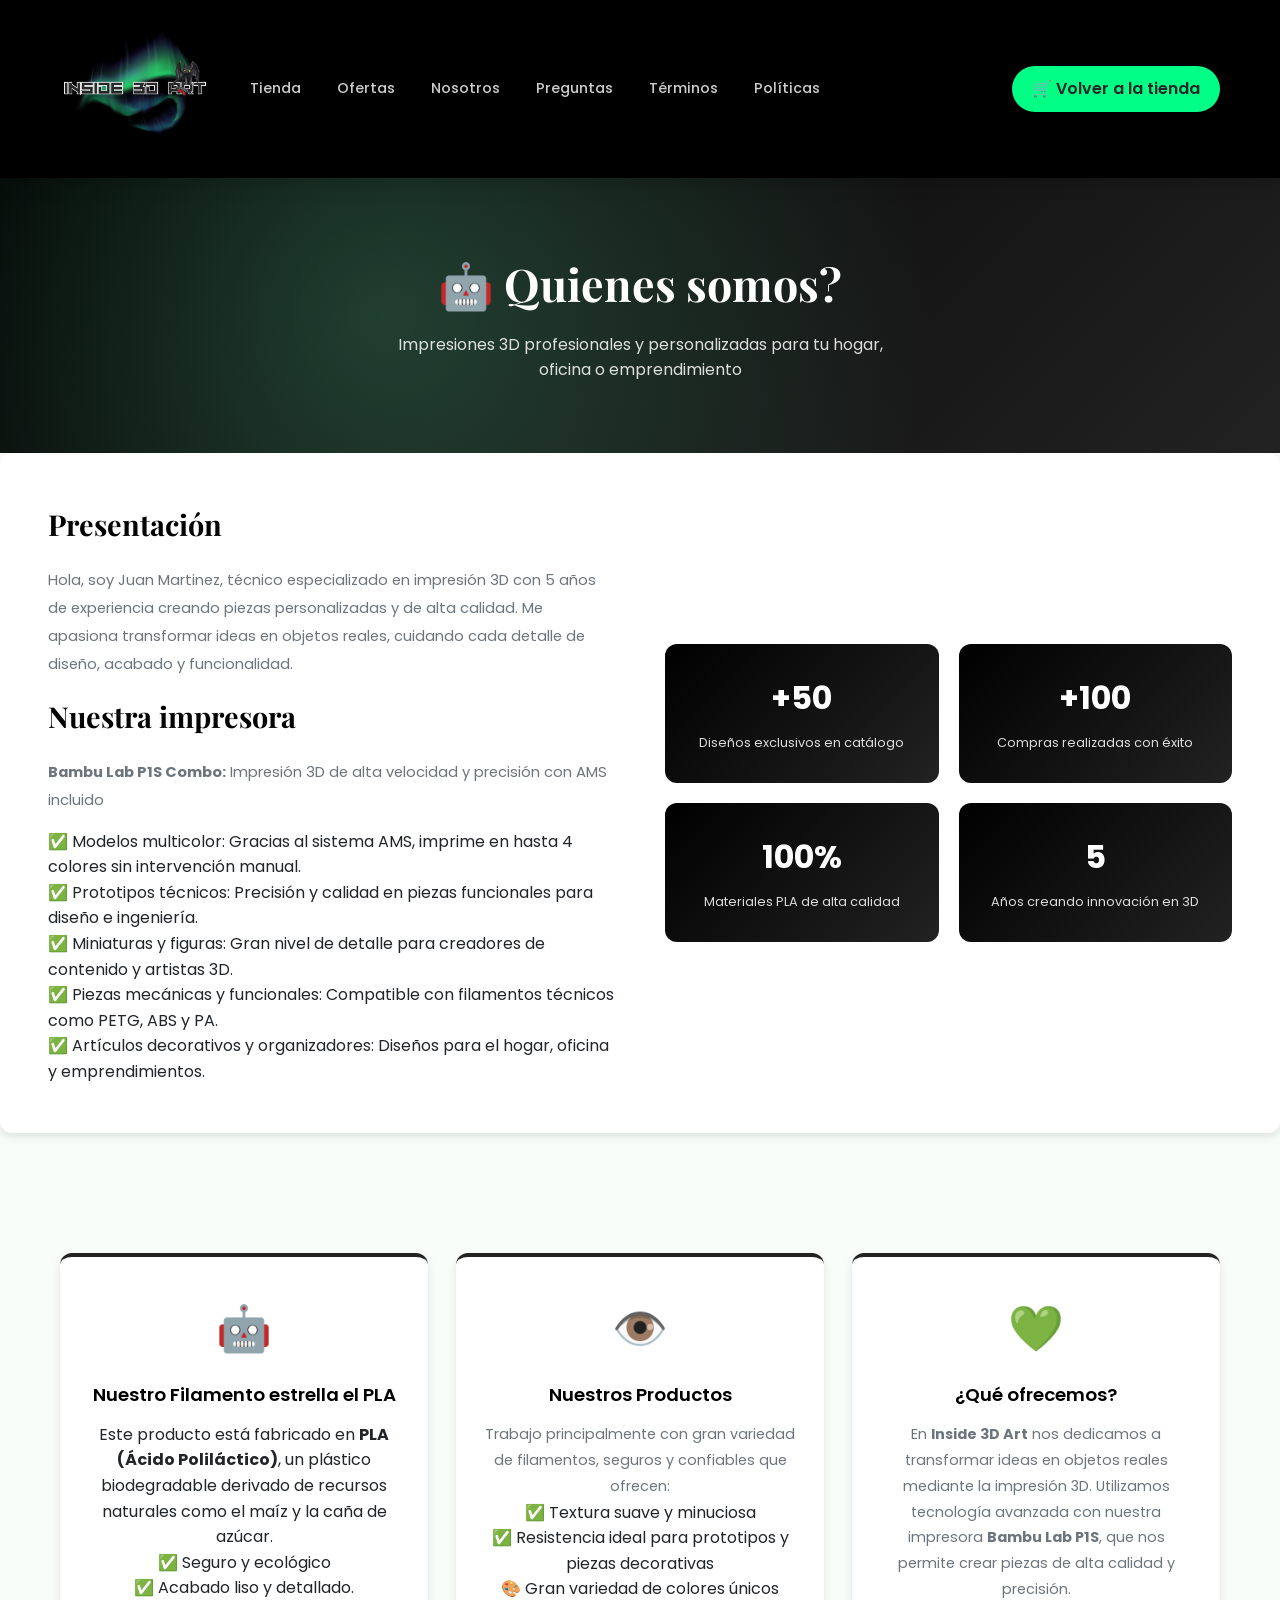
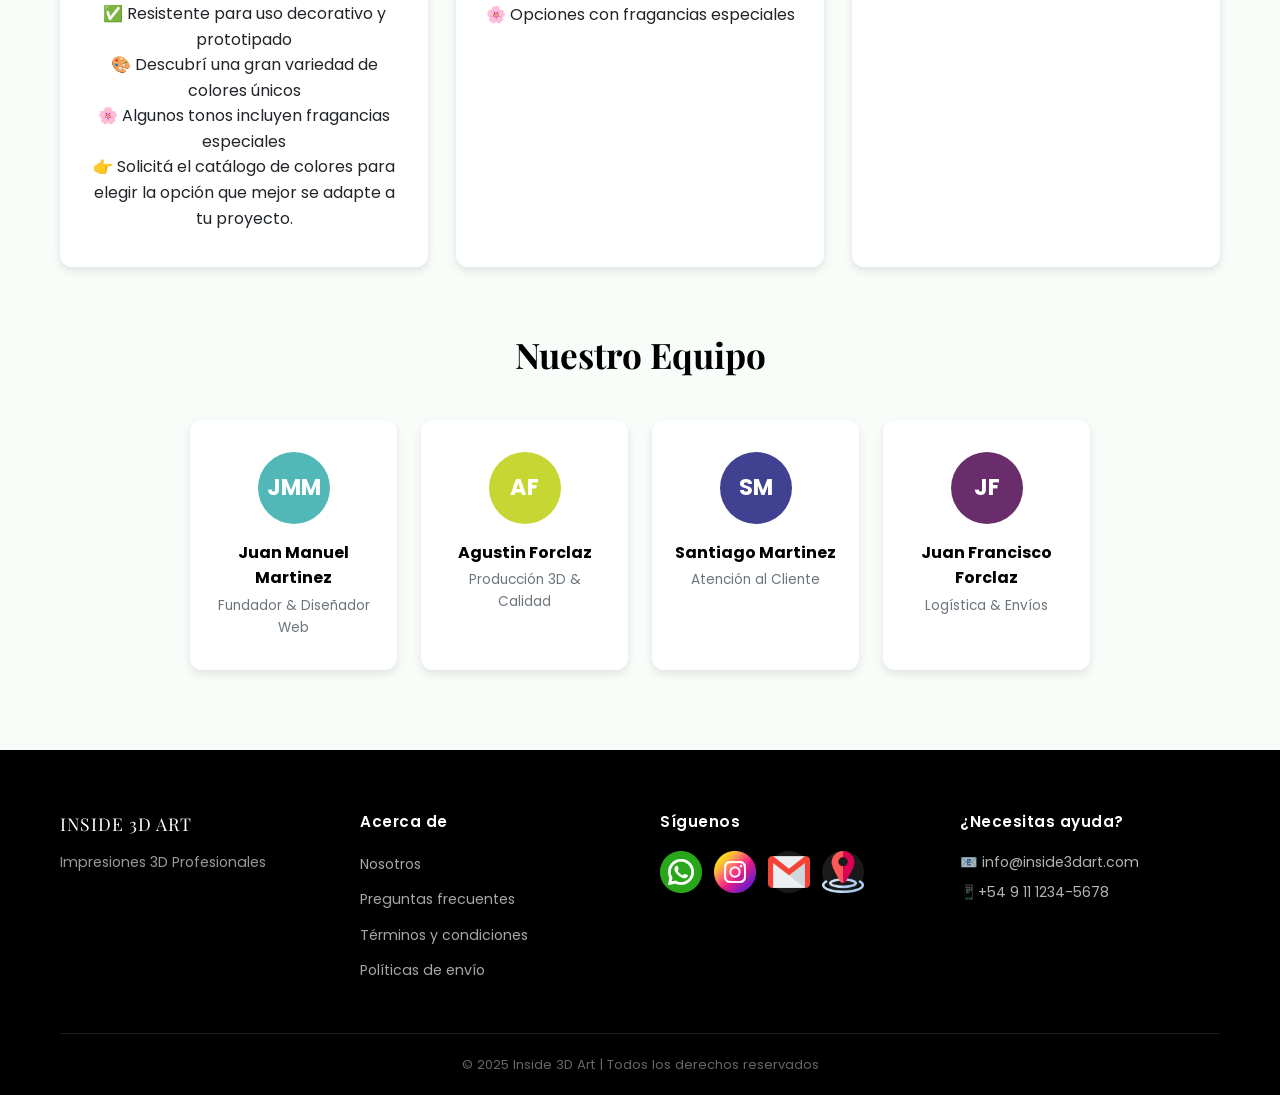
<file: pages/nosotros.html>
<!DOCTYPE html>
<html lang="es">

<head>
  <meta charset="UTF-8">
  <meta name="viewport" content="width=device-width, initial-scale=1.0">
  <title>Inside 3D Art - Sobre Nosotros</title>
  <link rel="stylesheet" href="../css/styles.css">
  <link rel="stylesheet" href="../css/pages.css">
  <link rel="preconnect" href="https://fonts.googleapis.com">
  <link
    href="https://fonts.googleapis.com/css2?family=Poppins:wght@300;400;500;600;700&family=Playfair+Display:wght@700&display=swap"
    rel="stylesheet">
</head>

<body>
  <header class="header">
    <div class="container">
      <div class="header-content">
        <span class="logo-icon"><a href="../index.html"><img src="../img/logo-Inside.png" class="img-fluid logo"
              alt="Logo Inside 3D Art"></a></span>
        <nav class="nav">
          <a href="../index.html#productos" class="nav-link">Tienda</a>
          <a href="../index.html#ofertas" class="nav-link">Ofertas</a>
          <a href="./nosotros.html" class="nav-link">Nosotros</a>
          <a href="./preguntas.html" class="nav-link">Preguntas</a>
<a href="./terminos.html" class="nav-link">Términos</a>
<a href="./politicas.html" class="nav-link">Políticas</a>
        </nav>
        <div class="header-right">
          <a href="../index.html" class="cart-btn">🛒 Volver a la tienda</a>
        </div>
      </div>
    </div>
  </header>

  <section class="page-hero">
    <div class="page-hero-content">
      <h1>🤖 Quienes somos?</h1>
      <p>Impresiones 3D profesionales y personalizadas para tu hogar, oficina o emprendimiento</p>
    </div>
  </section>
  <div class="about-story">
    <div class="story-text">
      <h2>Presentación</h2>
      <p>Hola, soy Juan Martinez, técnico especializado en impresión 3D con 5 años de experiencia creando
        piezas personalizadas y de alta calidad. Me apasiona transformar ideas en objetos
        reales, cuidando cada detalle de diseño, acabado y funcionalidad.</p>
      <div class="about-text">
        <h2 class="about-title">Nuestra impresora</h5>
          <p>
            <strong>Bambu Lab P1S Combo:</strong> Impresión 3D de alta velocidad y precisión con AMS
            incluido
          </p>
          <ul>
            <li>✅ Modelos multicolor: Gracias al sistema AMS, imprime en hasta 4 colores sin
              intervención manual.</li>
            <li>✅ Prototipos técnicos: Precisión y calidad en piezas funcionales para diseño e
              ingeniería.</li>
            <li>✅ Miniaturas y figuras: Gran nivel de detalle para creadores de contenido y artistas
              3D.</li>
            <li>✅ Piezas mecánicas y funcionales: Compatible con filamentos técnicos como PETG, ABS
              y PA.</li>
            <li>✅ Artículos decorativos y organizadores: Diseños para el hogar, oficina y
              emprendimientos.</li>
          </ul>
      </div>
    </div>
    <div class="story-stats">
      <div class="stat-item">
        <span class="stat-number">+50</span>
        <span class="stat-label">Diseños exclusivos en catálogo</span>
      </div>
      <div class="stat-item">
        <span class="stat-number">+100</span>
        <span class="stat-label">Compras realizadas con éxito</span>
      </div>
      <div class="stat-item">
        <span class="stat-number">100%</span>
        <span class="stat-label">Materiales PLA de alta calidad</span>
      </div>
      <div class="stat-item">
        <span class="stat-number">5</span>
        <span class="stat-label">Años creando innovación en 3D</span>
      </div>
    </div>
  </div>

  <main class="page-main">
    <div class="container">
      <div class="about-grid">
        <div class="about-card">
          <div class="about-icon">🤖​​</div>
          <h3>Nuestro Filamento estrella el PLA</h3>
          <ul>
            <li>Este producto está fabricado en <strong>PLA (Ácido Poliláctico)</strong>, un
              plástico biodegradable derivado de recursos naturales como el maíz y la caña de
              azúcar.
            </li>
            <li>✅ Seguro y ecológico</li>
            <li>✅ Acabado liso y detallado.</li>
            <li>✅ Resistente para uso decorativo y prototipado</li>
            <li>🎨 Descubrí una gran variedad de colores únicos</li>
            <li>🌸 Algunos tonos incluyen fragancias especiales</li>
            <li>👉 Solicitá el catálogo de colores para elegir la opción que mejor se adapte a tu
              proyecto.</li>
          </ul>
        </div>
        <div class="about-card">
          <div class="about-icon">👁️</div>
          <h3>Nuestros Productos </h3>
          <p>Trabajo principalmente con gran variedad de filamentos, seguros y confiables que ofrecen:
          </p>
          <ul>
            <li>✅ Textura suave y minuciosa</li>
            <li>✅ Resistencia ideal para prototipos y piezas decorativas</li>
            <li>🎨 Gran variedad de colores únicos</li>
            <li>🌸 Opciones con fragancias especiales</li>
          </ul>

        </div>
        <div class="about-card">
          <div class="about-icon">💚</div>
          <h3>¿Qué ofrecemos?</h3>
          <p> En <strong>Inside 3D Art</strong> nos dedicamos a transformar ideas en
            objetos reales
            mediante la impresión 3D. Utilizamos tecnología avanzada con nuestra
            impresora <strong>Bambu Lab P1S</strong>, que nos permite crear piezas de alta calidad
            y precisión.</p>
        </div>
      </div>

      <div class="team-section">
        <h2 class="section-title">Nuestro Equipo</h2>
        <div class="team-grid">
          <div class="team-card">
            <div class="team-avatar" style="background:#52b7b7">JMM</div>
            <h4>Juan Manuel Martinez</h4>
            <p>Fundador & Diseñador Web</p>
          </div>
          <div class="team-card">
            <div class="team-avatar" style="background:#c6d633">AF</div>
            <h4>Agustin Forclaz</h4>
            <p>Producción 3D & Calidad</p>
          </div>
          <div class="team-card">
            <div class="team-avatar" style="background:#404191">SM</div>
            <h4>Santiago Martinez</h4>
            <p>Atención al Cliente</p>
          </div>
          <div class="team-card">
            <div class="team-avatar" style="background:#682d6a">JF</div>
            <h4>Juan Francisco Forclaz</h4>
            <p>Logística & Envíos</p>
          </div>
        </div>
      </div>

    </div>
  </main>
  
  <!-- FOOTER -->
  <footer class="footer" id="contacto">
    <div class="container">
      <div class="footer-content">
        <div class="footer-section">
          <div class="footer-logo">
            <a href="./index.html"><span class="logo-text">INSIDE 3D ART</span></a>
          </div>
          <p class="footer-text">Impresiones 3D Profesionales</p>
        </div>

        <div class="footer-section">
          <h4 class="footer-title">Acerca de</h4>
          <ul class="footer-links">
            <li><a href="./nosotros.html">Nosotros</a></li>
            <li><a href="./preguntas.html">Preguntas frecuentes</a></li>
            <li><a href="./terminos.html">Términos y condiciones</a></li>
            <li><a href="./politicas.html">Políticas de envío</a></li>
          </ul>
        </div>

        <div class="footer-section">
          <h4 class="footer-title">Síguenos</h4>
          <div class="social-links">
            <a target="_blank" rel="noopener noreferrer" href="#whatsapp" class="social-link"><img
                src="../img/whatsapp.png" alt="whatsapp"></a>
            <a target="_blank" rel="noopener noreferrer" href="https://www.instagram.com/inside_3dart/"
              class="social-link"><img src="../img/instagram.png" alt="Instagram"></a>
            <a target="_blank" rel="noopener noreferrer" href="#gmail" class="social-link"><img src="../img/gmail.png"
                alt="gmail"></a>
            <a target="_blank" rel="noopener noreferrer"
              href="https://www.google.com/maps/place/Flia+Gorosito/@-34.4680937,-58.5873232,18z/data=!4m6!3m5!1s0x95bca5002e2d8071:0xc1463484783eb227!8m2!3d-34.4670015!4d-58.589951!16s%2Fg%2F11z306mf9k?entry=ttu&g_ep=EgoyMDI2MDUwMi4wIKXMDSoASAFQAw%3D%3D"
              class="social-link"><img src="../img/ubicacion.png" alt="Ubicacion"></a>
          </div>
        </div>

        <div class="footer-section">
          <h4 class="footer-title">¿Necesitas ayuda?</h4>
          <p class="footer-contact">📧 <a href="/cdn-cgi/l/email-protection" class="__cf_email__"
              data-cfemail="45262a3737202a052a3722242b2c266b262a28">info@inside3dart.com</a></p>
          <p class="footer-contact">📱+54 9 11 1234-5678</p>
        </div>
      </div>

      <div class="footer-bottom">
        <p>© 2025 Inside 3D Art | Todos los derechos reservados</p>
      </div>
    </div>
  </footer>
</body>

</html>
</file>
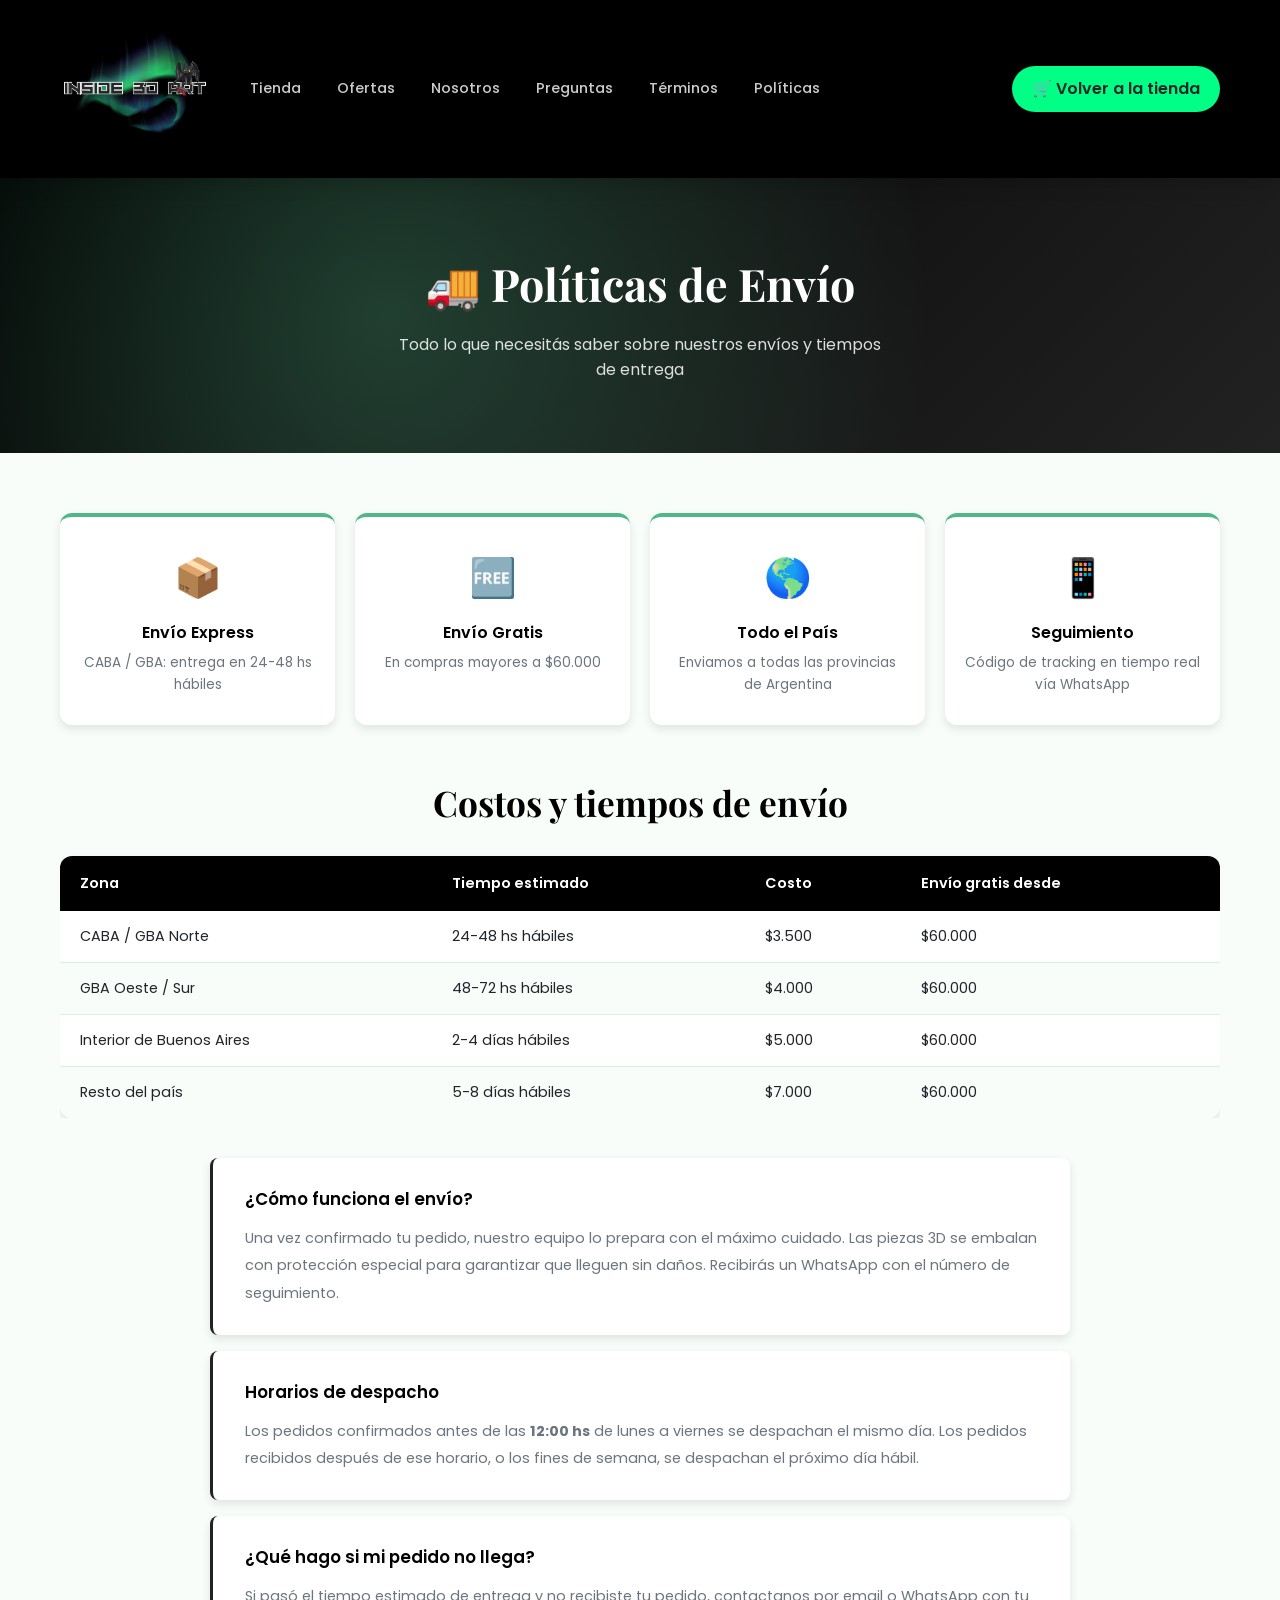
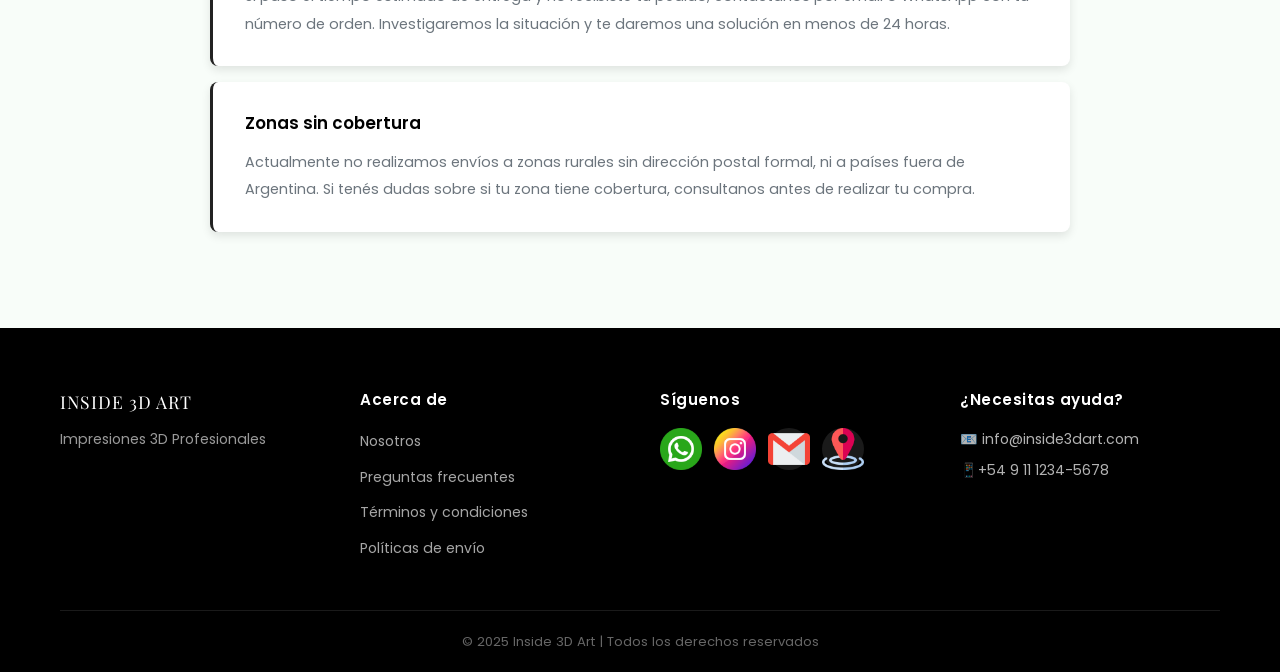
<file: pages/politicas.html>
<!DOCTYPE html>
<html lang="es">

<head>
  <meta charset="UTF-8">
  <meta name="viewport" content="width=device-width, initial-scale=1.0">
  <title>Políticas de Envío - Inside 3D Art</title>
  <link rel="stylesheet" href="../css/styles.css">
  <link rel="stylesheet" href="../css/pages.css">
  <link rel="preconnect" href="https://fonts.googleapis.com">
  <link
    href="https://fonts.googleapis.com/css2?family=Poppins:wght@300;400;500;600;700&family=Playfair+Display:wght@700&display=swap"
    rel="stylesheet">
</head>

<body>
  <header class="header">
    <div class="container">
      <div class="header-content">
        <span class="logo-icon"><a href="../index.html"><img src="../img/logo-Inside.png" class="img-fluid logo"
              alt="Logo Inside 3D Art"></a></span>
        <nav class="nav">
          <a href="../index.html#productos" class="nav-link">Tienda</a>
          <a href="../index.html#ofertas" class="nav-link">Ofertas</a>
          <a href="./nosotros.html" class="nav-link">Nosotros</a>
          <a href="./preguntas.html" class="nav-link">Preguntas</a>
          <a href="./terminos.html" class="nav-link">Términos</a>
          <a href="./politicas.html" class="nav-link">Políticas</a>
        </nav>
        <div class="header-right">
          <a href="../index.html" class="cart-btn">🛒 Volver a la tienda</a>
        </div>
      </div>
    </div>
  </header>

  <section class="page-hero">
    <div class="page-hero-content">
      <h1>🚚 Políticas de Envío</h1>
      <p>Todo lo que necesitás saber sobre nuestros envíos y tiempos de entrega</p>
    </div>
  </section>

  <main class="page-main">
    <div class="container">

      <div class="shipping-highlights">
        <div class="shipping-highlight-card">
          <div class="sh-icon">📦</div>
          <h3>Envío Express</h3>
          <p>CABA / GBA: entrega en 24-48 hs hábiles</p>
        </div>
        <div class="shipping-highlight-card">
          <div class="sh-icon">🆓</div>
          <h3>Envío Gratis</h3>
          <p>En compras mayores a $60.000</p>
        </div>
        <div class="shipping-highlight-card">
          <div class="sh-icon">🌎</div>
          <h3>Todo el País</h3>
          <p>Enviamos a todas las provincias de Argentina</p>
        </div>
        <div class="shipping-highlight-card">
          <div class="sh-icon">📱</div>
          <h3>Seguimiento</h3>
          <p>Código de tracking en tiempo real vía WhatsApp</p>
        </div>
      </div>

      <div class="shipping-table-wrap">
        <h2 class="section-title" style="margin-bottom:24px">Costos y tiempos de envío</h2>
        <table class="shipping-table">
          <thead>
            <tr>
              <th>Zona</th>
              <th>Tiempo estimado</th>
              <th>Costo</th>
              <th>Envío gratis desde</th>
            </tr>
          </thead>
          <tbody>
            <tr>
              <td>CABA / GBA Norte</td>
              <td>24-48 hs hábiles</td>
              <td>$3.500</td>
              <td>$60.000</td>
            </tr>
            <tr>
              <td>GBA Oeste / Sur</td>
              <td>48-72 hs hábiles</td>
              <td>$4.000</td>
              <td>$60.000</td>
            </tr>
            <tr>
              <td>Interior de Buenos Aires</td>
              <td>2-4 días hábiles</td>
              <td>$5.000</td>
              <td>$60.000</td>
            </tr>
            <tr>
              <td>Resto del país</td>
              <td>5-8 días hábiles</td>
              <td>$7.000</td>
              <td>$60.000</td>
            </tr>
          </tbody>
        </table>
      </div>

      <div class="legal-content" style="margin-top:40px">

        <div class="legal-section">
          <h2>¿Cómo funciona el envío?</h2>
          <p>Una vez confirmado tu pedido, nuestro equipo lo prepara con el máximo cuidado. Las piezas 3D se embalan con protección especial para garantizar que lleguen sin daños. Recibirás un WhatsApp con el número de seguimiento.</p>
        </div>

        <div class="legal-section">
          <h2>Horarios de despacho</h2>
          <p>Los pedidos confirmados antes de las <strong>12:00 hs</strong> de lunes a viernes se despachan el mismo
            día. Los pedidos recibidos después de ese horario, o los fines de semana, se despachan el próximo día hábil.
          </p>
        </div>

        <div class="legal-section">
          <h2>¿Qué hago si mi pedido no llega?</h2>
          <p>Si pasó el tiempo estimado de entrega y no recibiste tu pedido, contactanos por email o WhatsApp con tu
            número de orden. Investigaremos la situación y te daremos una solución en menos de 24 horas.</p>
        </div>

        <div class="legal-section">
          <h2>Zonas sin cobertura</h2>
          <p>Actualmente no realizamos envíos a zonas rurales sin dirección postal formal, ni a países fuera de
            Argentina. Si tenés dudas sobre si tu zona tiene cobertura, consultanos antes de realizar tu compra.</p>
        </div>

      </div>

    </div>
  </main>

  <!-- FOOTER -->
  <footer class="footer" id="contacto">
    <div class="container">
      <div class="footer-content">
        <div class="footer-section">
          <div class="footer-logo">
            <a href="./index.html"><span class="logo-text">INSIDE 3D ART</span></a>
          </div>
          <p class="footer-text">Impresiones 3D Profesionales</p>
        </div>

        <div class="footer-section">
          <h4 class="footer-title">Acerca de</h4>
          <ul class="footer-links">
            <li><a href="./nosotros.html">Nosotros</a></li>
            <li><a href="./preguntas.html">Preguntas frecuentes</a></li>
            <li><a href="./terminos.html">Términos y condiciones</a></li>
            <li><a href="./politicas.html">Políticas de envío</a></li>
          </ul>
        </div>

        <div class="footer-section">
          <h4 class="footer-title">Síguenos</h4>
          <div class="social-links">
            <a target="_blank" rel="noopener noreferrer" href="#whatsapp" class="social-link"><img
                src="../img/whatsapp.png" alt="whatsapp"></a>
            <a target="_blank" rel="noopener noreferrer" href="https://www.instagram.com/inside_3dart/"
              class="social-link"><img src="../img/instagram.png" alt="Instagram"></a>
            <a target="_blank" rel="noopener noreferrer" href="#gmail" class="social-link"><img src="../img/gmail.png"
                alt="gmail"></a>
            <a target="_blank" rel="noopener noreferrer"
              href="https://www.google.com/maps/place/Flia+Gorosito/@-34.4680937,-58.5873232,18z/data=!4m6!3m5!1s0x95bca5002e2d8071:0xc1463484783eb227!8m2!3d-34.4670015!4d-58.589951!16s%2Fg%2F11z306mf9k?entry=ttu&g_ep=EgoyMDI2MDUwMi4wIKXMDSoASAFQAw%3D%3D"
              class="social-link"><img src="../img/ubicacion.png" alt="Ubicacion"></a>
          </div>
        </div>

        <div class="footer-section">
          <h4 class="footer-title">¿Necesitas ayuda?</h4>
          <p class="footer-contact">📧 <a href="/cdn-cgi/l/email-protection" class="__cf_email__"
              data-cfemail="45262a3737202a052a3722242b2c266b262a28">info@inside3dart.com</a></p>
          <p class="footer-contact">📱+54 9 11 1234-5678</p>
        </div>
      </div>

      <div class="footer-bottom">
        <p>© 2025 Inside 3D Art | Todos los derechos reservados</p>
      </div>
    </div>
  </footer>
</body>

</html>
</file>
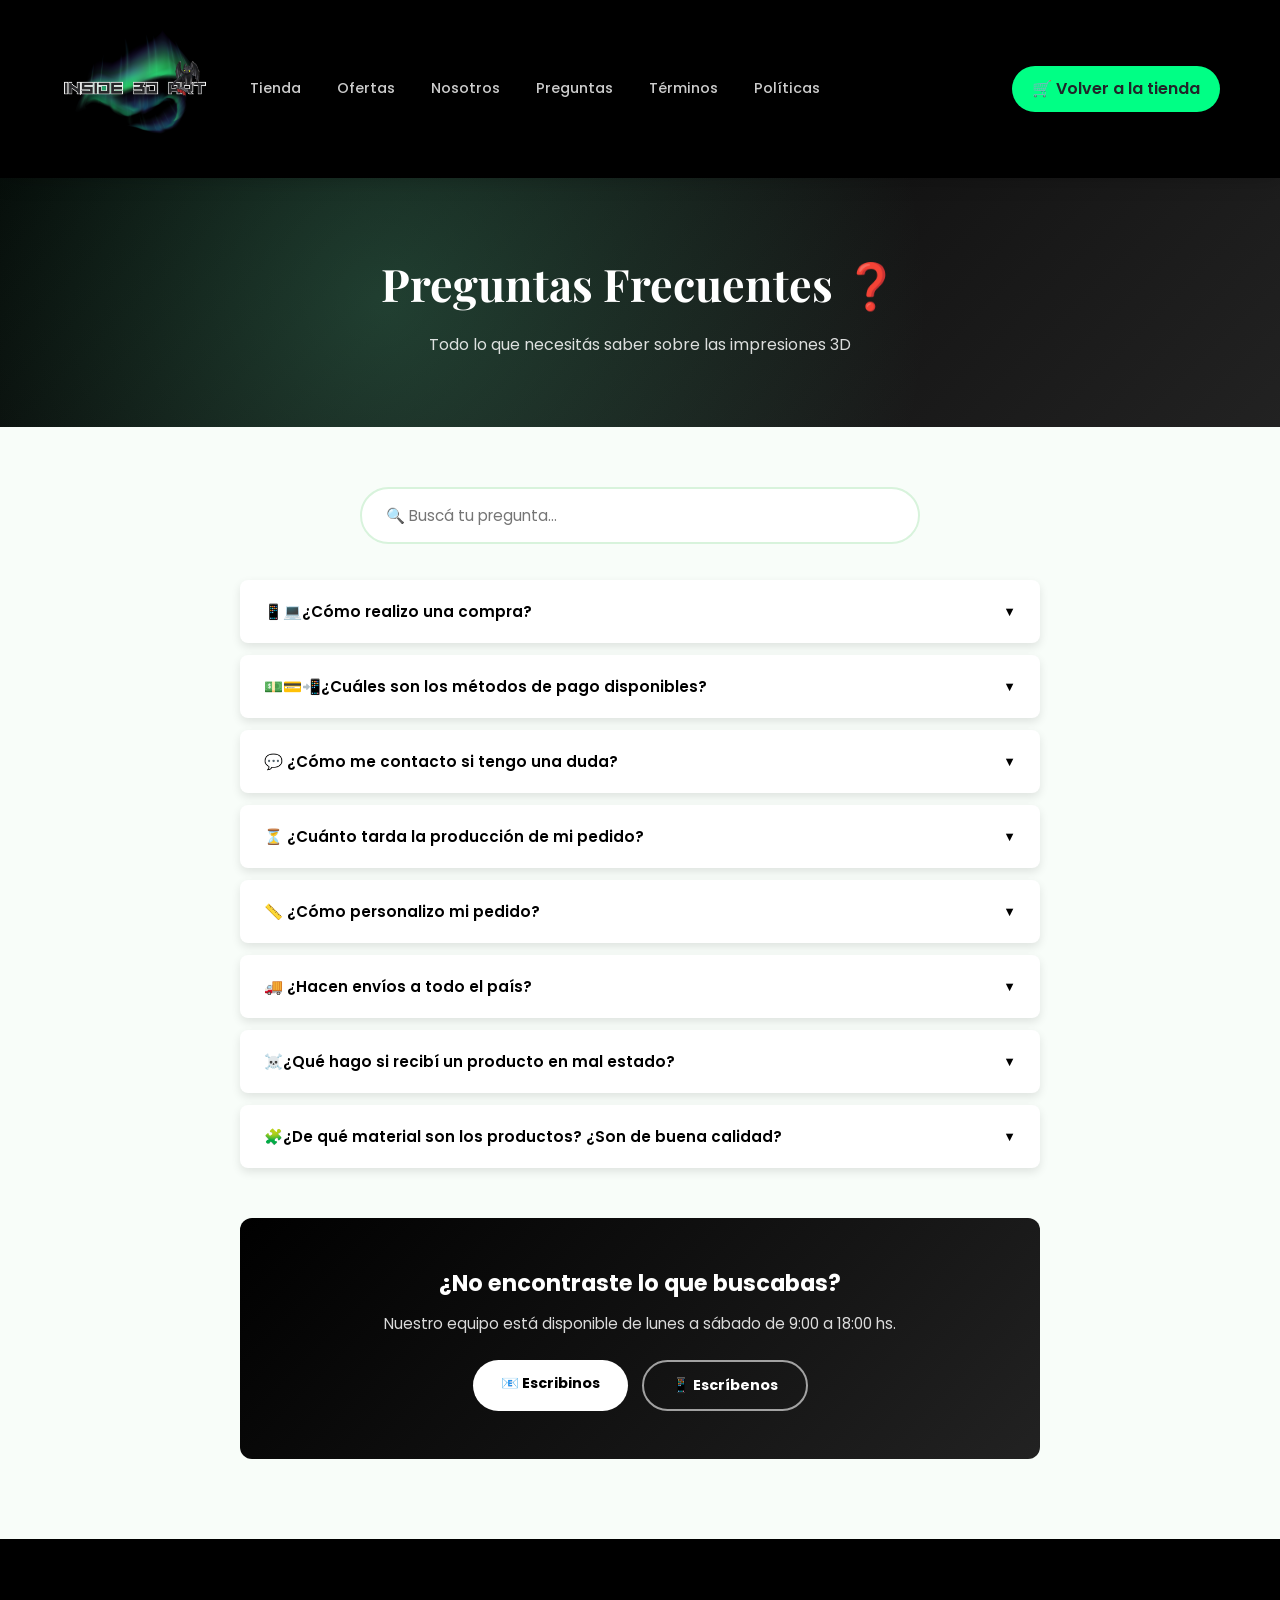
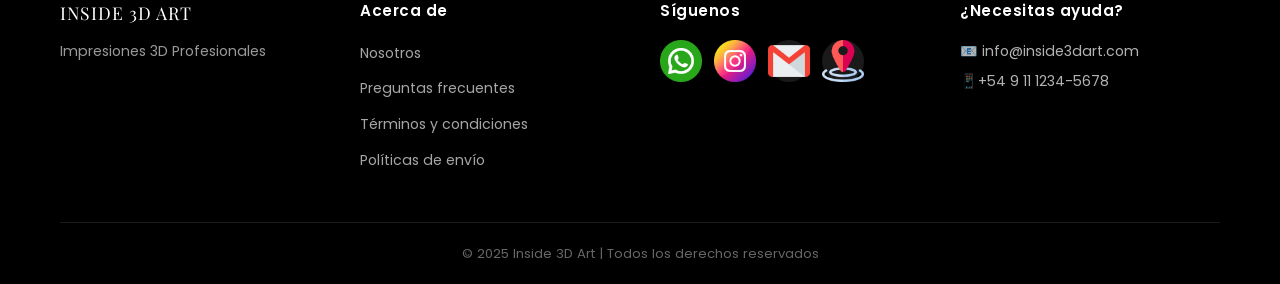
<file: pages/preguntas.html>
<!DOCTYPE html>
<html lang="es">

<head>
  <meta charset="UTF-8">
  <meta name="viewport" content="width=device-width, initial-scale=1.0">
  <title>Preguntas Frecuentes - Inside 3D Art</title>
  <link rel="stylesheet" href="../css/styles.css">
  <link rel="stylesheet" href="../css/pages.css">
  <link rel="preconnect" href="https://fonts.googleapis.com">
  <link
    href="https://fonts.googleapis.com/css2?family=Poppins:wght@300;400;500;600;700&family=Playfair+Display:wght@700&display=swap"
    rel="stylesheet">
</head>

<body>
  <header class="header">
    <div class="container">
      <div class="header-content">
        <span class="logo-icon"><a href="../index.html"><img src="../img/logo-Inside.png" class="img-fluid logo"
              alt="Logo Inside 3D Art"></a></span>
        <nav class="nav">
          <a href="../index.html#productos" class="nav-link">Tienda</a>
          <a href="../index.html#ofertas" class="nav-link">Ofertas</a>
          <a href="./nosotros.html" class="nav-link">Nosotros</a>
          <a href="./preguntas.html" class="nav-link">Preguntas</a>
<a href="./terminos.html" class="nav-link">Términos</a>
<a href="./politicas.html" class="nav-link">Políticas</a>
        </nav>
        <div class="header-right">
          <a href="../index.html" class="cart-btn">🛒 Volver a la tienda</a>
        </div>
      </div>
    </div>
  </header>

  <section class="page-hero">
    <div class="page-hero-content">
      <h1>Preguntas Frecuentes ❓</h1>
      <p>Todo lo que necesitás saber sobre las impresiones 3D</p>
    </div>
  </section>

  <main class="page-main">
    <div class="container">

      <div class="faq-search-wrap">
        <input type="text" id="faqSearch" class="faq-search" placeholder="🔍 Buscá tu pregunta...">
      </div>

      <div class="faq-list" id="faqList">

        <div class="faq-item">
          <button class="faq-question">📱​💻​¿Cómo realizo una compra? <span class="faq-arrow">▼</span></button>
          <div class="faq-answer">
            <p>Es muy sencillo: navegá por nuestra tienda, seleccioná los productos que querés, agregalos al carrito y
              hacé click en "Comprar ahora". Vas a ver un resumen completo de tu pedido antes de confirmar.</p>
          </div>
        </div>

        <div class="faq-item">
          <button class="faq-question">​​💵​💳​📲​¿Cuáles son los métodos de pago disponibles? <span
              class="faq-arrow">▼</span></button>
          <div class="faq-answer">
            <p>Aceptamos tarjetas de crédito y débito (Visa, Mastercard, American Express), transferencia bancaria,
              Mercado Pago y pago en efectivo a través de Pago Fácil o Rapipago.</p>
          </div>
        </div>

        <div class="faq-item">
          <button class="faq-question">💬 ¿Cómo me contacto si tengo una duda? <span class="faq-arrow">▼</span></button>
          <div class="faq-answer">
            <p>Podés escribirnos directamente por <strong>WhatsApp</strong>.
              Respondemos de forma personalizada para ayudarte antes y después de la compra.</p>
          </div>
        </div>

        <div class="faq-item">
          <button class="faq-question">⏳ ¿Cuánto tarda la producción de mi pedido?<span
              class="faq-arrow">▼</span></button>
          <div class="faq-answer">
            <p>El tiempo de producción puede variar entre <strong>3 y 15 días hábiles,</strong>según el producto y la
              demanda del
              momento. Si necesitás tu pedido con urgencia, podés escribirnos antes de comprar y te decimos qué tan
              rápido podría
              salir.</p>
          </div>
        </div>

        <div class="faq-item">
          <button class="faq-question">📏 ¿Cómo personalizo mi pedido?<span class="faq-arrow">▼</span></button>
          <div class="faq-answer">
            <p>Podés escribirnos por WhatsApp y enviarnos la foto de tu logo o imagen para que adaptemos tu impresión
              3D.
              Si tenés dudas antes de comprar, no te preocupes: consultanos y te ayudamos a definir la mejor opción de
              personalización para tu producto.</p>
          </div>
        </div>

        <div class="faq-item">
          <button class="faq-question">🚚 ¿Hacen envíos a todo el país? <span class="faq-arrow">▼</span></button>
          <div class="faq-answer">
            <p>Actualmente realizamos envíos a todas las provincias de Argentina. Los tiempos y costos varían según la
              zona. Una vez finalizada la producción, despachamos tu pedido y te enviamos el código de seguimiento por
              Whatsapp para que puedas ver el estado del envío.</p>
          </div>
        </div>

        <div class="faq-item">
          <button class="faq-question"> ☠️​¿Qué hago si recibí un producto en mal estado?
            <span class="faq-arrow">▼</span>
          </button>
          <div class="faq-answer">
            <p>Lamentamos que eso haya sucedido. Contactanos dentro de las 24 horas de recibir tu pedido con una foto
              del producto. Te haremos el reembolso completo o el reenvío del producto sin costo adicional. Tu
              satisfacción es nuestra prioridad.</p>
          </div>
        </div>

        <div class="faq-item">
          <button class="faq-question">​🧩​¿De qué material son los productos? ¿Son de buena calidad?<span
              class="faq-arrow">▼</span></button>
          <div class="faq-answer">
            <p>Nuestras piezas se imprimen en PLA de alta resistencia, un material ecológico y duradero que garantiza
              excelente acabado y larga vida útil.
              Cada impresión pasa por un control de calidad para asegurar que recibas un producto sólido, bien terminado
              y listo para usar.</p>
          </div>
        </div>

      </div>

      <div class="faq-no-results" id="faqNoResults" style="display:none">
        <p>No encontramos preguntas relacionadas. Escribinos a <strong>info@inside3dart.com</strong> y te respondemos a
          la
          brevedad.</p>
      </div>

      <div class="faq-contact-box">
        <h3>¿No encontraste lo que buscabas?</h3>
        <p>Nuestro equipo está disponible de lunes a sábado de 9:00 a 18:00 hs.</p>
        <div class="faq-contact-btns">
          <a target="_blank" rel="noopener noreferrer" href="info@inside3dart.com" class="btn-page">📧 Escribinos</a>
          <a target="_blank" rel="noopener noreferrer" href="tel: +54 9 11 1234-5678"
            class="btn-page btn-page--outline">📱 Escríbenos</a>
        </div>
      </div>

    </div>
  </main>

  <script>
    // Acordeón FAQ
    document.querySelectorAll(".faq-question").forEach(btn => {
      btn.addEventListener("click", () => {
        const item = btn.parentElement;
        const isOpen = item.classList.contains("open");
        document.querySelectorAll(".faq-item").forEach(i => i.classList.remove("open"));
        if (!isOpen) item.classList.add("open");
      });
    });

    // Búsqueda FAQ
    document.getElementById("faqSearch").addEventListener("input", function () {
      const term = this.value.toLowerCase();
      const items = document.querySelectorAll(".faq-item");
      let visible = 0;
      items.forEach(item => {
        const text = item.textContent.toLowerCase();
        if (text.includes(term)) { item.style.display = "block"; visible++; }
        else item.style.display = "none";
      });
      document.getElementById("faqNoResults").style.display = visible === 0 ? "block" : "none";
    });
  </script>

  <!-- FOOTER -->
  <footer class="footer" id="contacto">
    <div class="container">
      <div class="footer-content">
        <div class="footer-section">
          <div class="footer-logo">
            <a href="./index.html"><span class="logo-text">INSIDE 3D ART</span></a>
          </div>
          <p class="footer-text">Impresiones 3D Profesionales</p>
        </div>

        <div class="footer-section">
          <h4 class="footer-title">Acerca de</h4>
          <ul class="footer-links">
            <li><a href="./nosotros.html">Nosotros</a></li>
            <li><a href="./preguntas.html">Preguntas frecuentes</a></li>
            <li><a href="./terminos.html">Términos y condiciones</a></li>
            <li><a href="./politicas.html">Políticas de envío</a></li>
          </ul>
        </div>

        <div class="footer-section">
          <h4 class="footer-title">Síguenos</h4>
          <div class="social-links">
            <a target="_blank" rel="noopener noreferrer" href="#whatsapp" class="social-link"><img
                src="../img/whatsapp.png" alt="whatsapp"></a>
            <a target="_blank" rel="noopener noreferrer" href="https://www.instagram.com/inside_3dart/"
              class="social-link"><img src="../img/instagram.png" alt="Instagram"></a>
            <a target="_blank" rel="noopener noreferrer" href="#gmail" class="social-link"><img src="../img/gmail.png"
                alt="gmail"></a>
            <a target="_blank" rel="noopener noreferrer"
              href="https://www.google.com/maps/place/Flia+Gorosito/@-34.4680937,-58.5873232,18z/data=!4m6!3m5!1s0x95bca5002e2d8071:0xc1463484783eb227!8m2!3d-34.4670015!4d-58.589951!16s%2Fg%2F11z306mf9k?entry=ttu&g_ep=EgoyMDI2MDUwMi4wIKXMDSoASAFQAw%3D%3D"
              class="social-link"><img src="../img/ubicacion.png" alt="Ubicacion"></a>
          </div>
        </div>

        <div class="footer-section">
          <h4 class="footer-title">¿Necesitas ayuda?</h4>
          <p class="footer-contact">📧 <a href="/cdn-cgi/l/email-protection" class="__cf_email__"
              data-cfemail="45262a3737202a052a3722242b2c266b262a28">info@inside3dart.com</a></p>
          <p class="footer-contact">📱+54 9 11 1234-5678</p>
        </div>
      </div>

      <div class="footer-bottom">
        <p>© 2025 Inside 3D Art | Todos los derechos reservados</p>
      </div>
    </div>
  </footer>
</body>

</html>
</file>
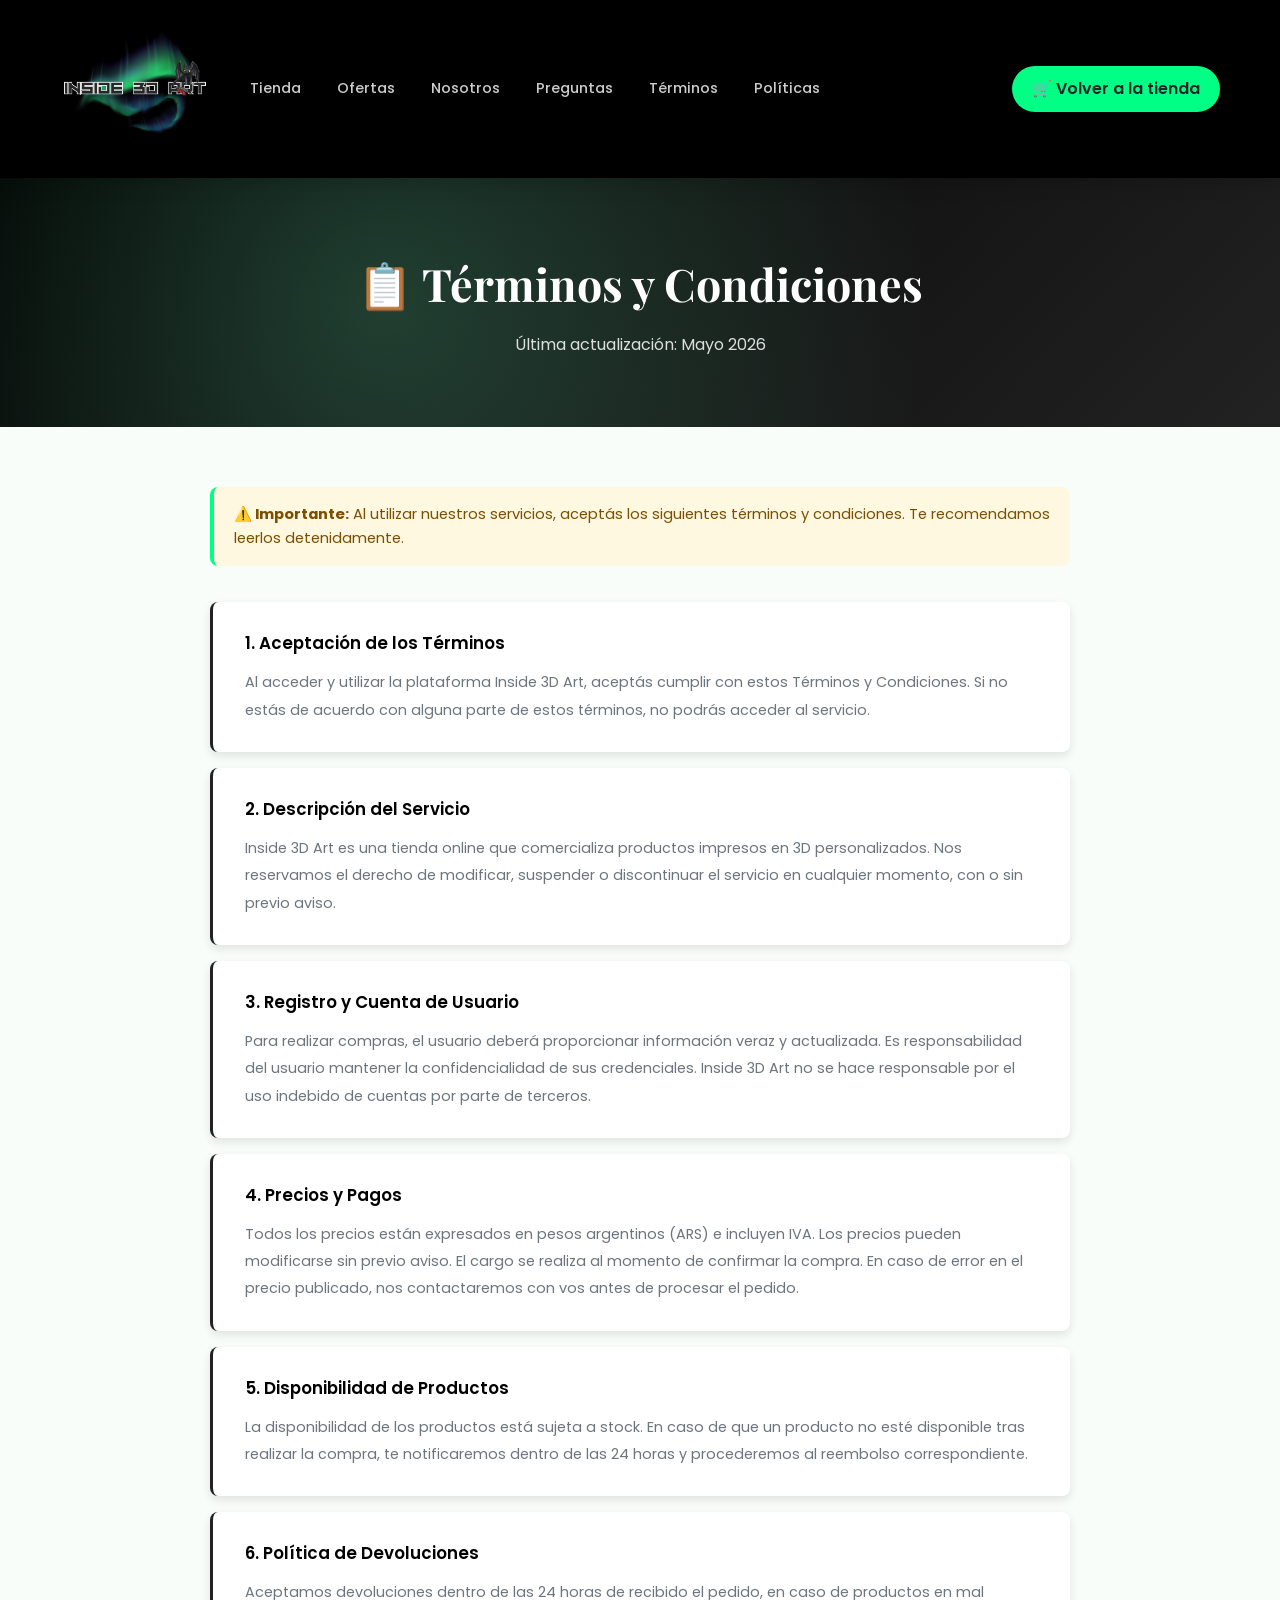
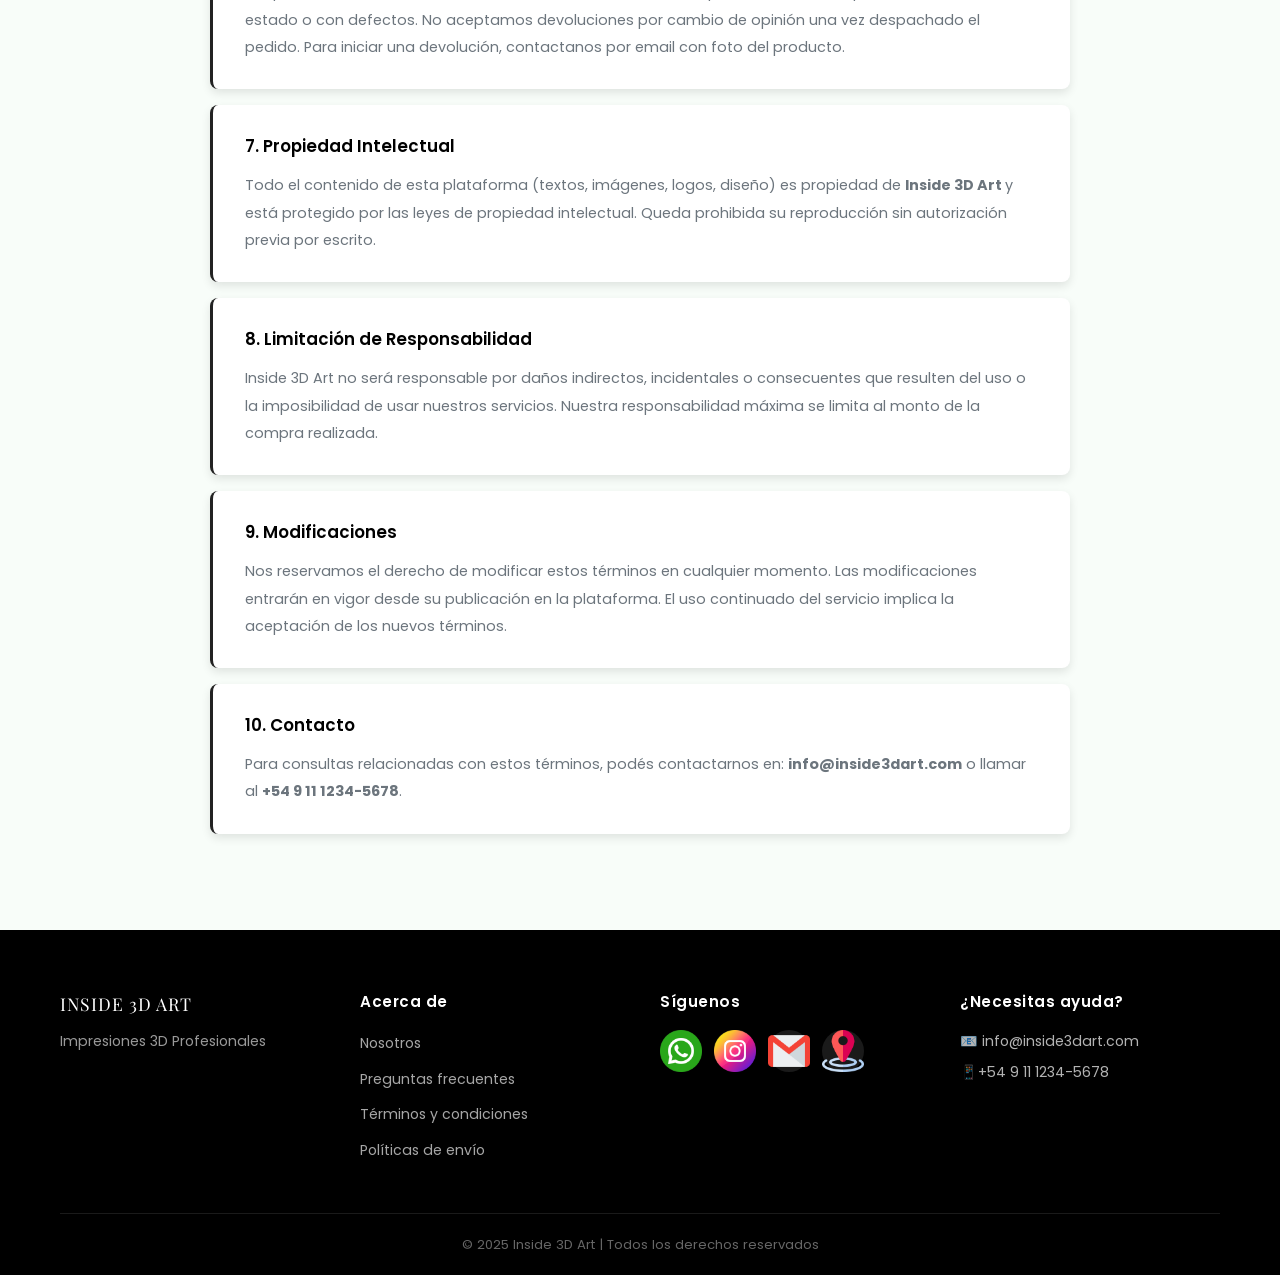
<file: pages/terminos.html>
<!DOCTYPE html>
<html lang="es">

<head>
  <meta charset="UTF-8">
  <meta name="viewport" content="width=device-width, initial-scale=1.0">
  <title>Términos y Condiciones - Inside 3D Art</title>
  <link rel="stylesheet" href="../css/styles.css">
  <link rel="stylesheet" href="../css/pages.css">
  <link rel="preconnect" href="https://fonts.googleapis.com">
  <link
    href="https://fonts.googleapis.com/css2?family=Poppins:wght@300;400;500;600;700&family=Playfair+Display:wght@700&display=swap"
    rel="stylesheet">
</head>

<body>
  <header class="header">
    <div class="container">
      <div class="header-content">
        <span class="logo-icon"><a href="../index.html"><img src="../img/logo-Inside.png" class="img-fluid logo"
              alt="Logo Inside 3D Art"></a></span>
        <nav class="nav">
          <a href="../index.html#productos" class="nav-link">Tienda</a>
          <a href="../index.html#ofertas" class="nav-link">Ofertas</a>
          <a href="./nosotros.html" class="nav-link">Nosotros</a>
          <a href="./preguntas.html" class="nav-link">Preguntas</a>
<a href="./terminos.html" class="nav-link">Términos</a>
<a href="./politicas.html" class="nav-link">Políticas</a>
        </nav>
        <div class="header-right">
          <a href="../index.html" class="cart-btn">🛒 Volver a la tienda</a>
        </div>
      </div>
    </div>
  </header>

  <section class="page-hero">
    <div class="page-hero-content">
      <h1>📋 Términos y Condiciones</h1>
      <p>Última actualización: Mayo 2026</p>
    </div>
  </section>

  <main class="page-main">
    <div class="container">
      <div class="legal-content">

        <div class="legal-alert">
          <strong>⚠️ Importante:</strong> Al utilizar nuestros servicios, aceptás los siguientes términos y condiciones.
          Te recomendamos leerlos detenidamente.
        </div>

        <div class="legal-section">
          <h2>1. Aceptación de los Términos</h2>
          <p>Al acceder y utilizar la plataforma Inside 3D Art, aceptás cumplir con estos Términos y Condiciones. Si no
            estás de acuerdo con alguna parte de estos términos, no podrás acceder al servicio.</p>
        </div>

        <div class="legal-section">
          <h2>2. Descripción del Servicio</h2>
          <p>Inside 3D Art es una tienda online que comercializa productos impresos en 3D personalizados. Nos reservamos
            el derecho de modificar, suspender o discontinuar el servicio en cualquier momento, con o sin previo aviso.
          </p>
        </div>

        <div class="legal-section">
          <h2>3. Registro y Cuenta de Usuario</h2>
          <p>Para realizar compras, el usuario deberá proporcionar información veraz y actualizada. Es responsabilidad
            del usuario mantener la confidencialidad de sus credenciales. Inside 3D Art no se hace responsable por el
            uso indebido de cuentas por parte de terceros.</p>
        </div>

        <div class="legal-section">
          <h2>4. Precios y Pagos</h2>
          <p>Todos los precios están expresados en pesos argentinos (ARS) e incluyen IVA. Los precios pueden modificarse
            sin previo aviso. El cargo se realiza al momento de confirmar la compra. En caso de error en el precio
            publicado, nos contactaremos con vos antes de procesar el pedido.</p>
        </div>

        <div class="legal-section">
          <h2>5. Disponibilidad de Productos</h2>
          <p>La disponibilidad de los productos está sujeta a stock. En caso de que un producto no esté disponible tras
            realizar la compra, te notificaremos dentro de las 24 horas y procederemos al reembolso correspondiente.</p>
        </div>

        <div class="legal-section">
          <h2>6. Política de Devoluciones</h2>
          <p>Aceptamos devoluciones dentro de las 24 horas de recibido el pedido, en caso de productos en mal estado o
            con defectos. No aceptamos devoluciones por cambio de opinión una vez despachado el pedido. Para iniciar una
            devolución, contactanos por email con foto del producto.</p>
        </div>

        <div class="legal-section">
          <h2>7. Propiedad Intelectual</h2>
          <p>Todo el contenido de esta plataforma (textos, imágenes, logos, diseño) es propiedad de <strong>Inside 3D Art </strong>y
            está protegido por las leyes de propiedad intelectual. Queda prohibida su reproducción sin autorización
            previa por escrito.</p>
        </div>

        <div class="legal-section">
          <h2>8. Limitación de Responsabilidad</h2>
          <p>Inside 3D Art no será responsable por daños indirectos, incidentales o consecuentes que resulten del uso o
            la imposibilidad de usar nuestros servicios. Nuestra responsabilidad máxima se limita al monto de la compra
            realizada.</p>
        </div>

        <div class="legal-section">
          <h2>9. Modificaciones</h2>
          <p>Nos reservamos el derecho de modificar estos términos en cualquier momento. Las modificaciones entrarán en
            vigor desde su publicación en la plataforma. El uso continuado del servicio implica la aceptación de los
            nuevos términos.</p>
        </div>

        <div class="legal-section">
          <h2>10. Contacto</h2>
          <p>Para consultas relacionadas con estos términos, podés contactarnos en: <strong>
              info@inside3dart.com</strong>
            o llamar al <strong>+54 9 11 1234-5678</strong>.</p>
        </div>

      </div>
    </div>
  </main>

  <!-- FOOTER -->
  <footer class="footer" id="contacto">
    <div class="container">
      <div class="footer-content">
        <div class="footer-section">
          <div class="footer-logo">
            <a href="./index.html"><span class="logo-text">INSIDE 3D ART</span></a>
          </div>
          <p class="footer-text">Impresiones 3D Profesionales</p>
        </div>

        <div class="footer-section">
          <h4 class="footer-title">Acerca de</h4>
          <ul class="footer-links">
            <li><a href="./nosotros.html">Nosotros</a></li>
            <li><a href="./preguntas.html">Preguntas frecuentes</a></li>
            <li><a href="./terminos.html">Términos y condiciones</a></li>
            <li><a href="./politicas.html">Políticas de envío</a></li>
          </ul>
        </div>

        <div class="footer-section">
          <h4 class="footer-title">Síguenos</h4>
          <div class="social-links">
            <a target="_blank" rel="noopener noreferrer" href="#whatsapp" class="social-link"><img
                src="../img/whatsapp.png" alt="whatsapp"></a>
            <a target="_blank" rel="noopener noreferrer" href="https://www.instagram.com/inside_3dart/"
              class="social-link"><img src="../img/instagram.png" alt="Instagram"></a>
            <a target="_blank" rel="noopener noreferrer" href="#gmail" class="social-link"><img src="../img/gmail.png"
                alt="gmail"></a>
            <a target="_blank" rel="noopener noreferrer"
              href="https://www.google.com/maps/place/Flia+Gorosito/@-34.4680937,-58.5873232,18z/data=!4m6!3m5!1s0x95bca5002e2d8071:0xc1463484783eb227!8m2!3d-34.4670015!4d-58.589951!16s%2Fg%2F11z306mf9k?entry=ttu&g_ep=EgoyMDI2MDUwMi4wIKXMDSoASAFQAw%3D%3D"
              class="social-link"><img src="../img/ubicacion.png" alt="Ubicacion"></a>
          </div>
        </div>

        <div class="footer-section">
          <h4 class="footer-title">¿Necesitas ayuda?</h4>
          <p class="footer-contact">📧 <a href="/cdn-cgi/l/email-protection" class="__cf_email__"
              data-cfemail="45262a3737202a052a3722242b2c266b262a28">info@inside3dart.com</a></p>
          <p class="footer-contact">📱+54 9 11 1234-5678</p>
        </div>
      </div>

      <div class="footer-bottom">
        <p>© 2025 Inside 3D Art | Todos los derechos reservados</p>
      </div>
    </div>
  </footer>
</body>

</html>
</file>
<file: css/styles.css>
/* ============================================================
   VARIABLES Y RESET
   ============================================================ */
:root {
  --primary:#222;
  --primary-light: #00FF85;
  --primary-dark: #000000;
  --secondary: #52b788;
  --accent: #00FF85;
  --accent-dark: #000000;
  --bg: #f8fdf9;
  --bg-card: #ffffff;
  --text: #212529;
  --text-muted: #6c757d;
  --border: #d8f3dc;
  --shadow: 0 4px 10px #0000001a;
  --shadow-hover: 0 8px 30px rgba(45, 106, 79, 0.2);
  --radius: 12px;
  --radius-sm: 8px;
  --transition: all 0.3s ease;
}

*, *::before, *::after { box-sizing: border-box; margin: 0; padding: 0; }

html { scroll-behavior: smooth; }

body {
  font-family: 'Poppins', sans-serif;
  background: var(--bg);
  color: var(--text);
  line-height: 1.6;
  overflow-x: hidden;
}
.logo {
  max-height: 150px;
}

.container { max-width: 1200px; margin: 0 auto; padding: 0 20px; }

img { max-width: 100%; display: block; }

a { text-decoration: none; color: inherit; }

ul { list-style: none; }

/* ============================================================
   MODALES
   ============================================================ */
.modal-overlay {
  position: fixed;
  inset: 0;
  background: rgba(27, 67, 50, 0.7);
  display: flex;
  align-items: center;
  justify-content: center;
  z-index: 1000;
  opacity: 0;
  pointer-events: none;
  transition: opacity 0.3s ease;
  backdrop-filter: blur(4px);
}

.modal-overlay.active { opacity: 1; pointer-events: all; }

.modal-box {
  background: var(--bg-card);
  border-radius: 20px;
  padding: 40px;
  width: 90%;
  max-width: 480px;
  text-align: center;
  box-shadow: 0 20px 60px rgba(0,0,0,0.25);
  transform: translateY(-20px);
  transition: transform 0.3s ease;
  max-height: 90vh;
  overflow-y: auto;
}

.modal-overlay.active .modal-box { transform: translateY(0); }

.modal-box--small { max-width: 380px; }
.modal-box--checkout { max-width: 520px; text-align: left; }

.modal-logo { font-size: 3rem; margin-bottom: 16px;   
  display: flex;
  justify-content: center; 
  align-items: center;     
  margin: 0;               
}
.logo {
  max-width: 100%; 
  height: auto;
  background-color: #000000;   
}
.modal-title {
  font-family: 'Playfair Display', serif;
  font-size: 1.6rem;
  color: var(--primary-dark);
  margin-bottom: 8px;
}

.modal-subtitle { color: var(--text-muted); margin-bottom: 24px; font-size: 0.95rem; }

.modal-input {
  width: 100%;
  padding: 14px 18px;
  border: 2px solid var(--border);
  border-radius: var(--radius-sm);
  font-family: 'Poppins', sans-serif;
  font-size: 1rem;
  outline: none;
  transition: var(--transition);
  margin-bottom: 8px;
}

.modal-input:focus { border-color: var(--primary-light); box-shadow: 0 0 0 3px rgba(82,183,136,0.2); }

.modal-error {
  color: #e63946;
  font-size: 0.85rem;
  display: none;
  margin-bottom: 12px;
}

.modal-btn {
  background: var(--primary);
  color: #fff;
  border: none;
  padding: 14px 32px;
  border-radius: 50px;
  font-family: 'Poppins', sans-serif;
  font-weight: 600;
  font-size: 0.9rem;
  cursor: pointer;
  letter-spacing: 0.5px;
  transition: var(--transition);
  margin-top: 12px;
  width: 100%;
}

.modal-btn:hover { background: var(--primary-light); transform: translateY(-2px); }

.modal-btn--secondary {
  background: transparent;
  color: var(--primary);
  border: 2px solid var(--primary);
  margin-right: 8px;
}

.modal-btn--secondary:hover { background: var(--bg); }
.modal-btn--danger { background: #e63946; }
.modal-btn--danger:hover { background: #c1121f; }

.modal-actions { display: flex; gap: 12px; margin-top: 8px; }
.modal-actions .modal-btn { width: auto; flex: 1; }

.discount-modal-info { text-align: left; background: var(--bg); padding: 20px; border-radius: var(--radius-sm); margin: 16px 0; }
.discount-list { margin-top: 12px; }
.discount-list li { padding: 6px 0; color: var(--primary-dark); font-size: 0.9rem; }

/* Checkout modal */
.checkout-body { padding: 8px 0; }
.checkout-pedido { font-size: 1.1rem; margin-bottom: 4px; }
.checkout-fecha, .checkout-cliente { color: var(--text-muted); font-size: 0.9rem; margin-bottom: 4px; }
.checkout-items { border-top: 1px solid var(--border); margin: 16px 0; padding-top: 12px; }
.checkout-item { display: flex; justify-content: space-between; padding: 6px 0; font-size: 0.9rem; border-bottom: 1px dashed var(--border); }
.checkout-totales { margin-top: 12px; }
.checkout-row { display: flex; justify-content: space-between; padding: 5px 0; font-size: 0.9rem; }
.checkout-row.descuento { color: var(--accent-dark); }
.checkout-row.total-final { font-weight: 700; font-size: 1.1rem; color: var(--primary-dark); border-top: 2px solid var(--primary); padding-top: 10px; margin-top: 6px; }
.checkout-msg { margin-top: 16px; color: var(--primary); font-weight: 500; font-size: 0.9rem; text-align: center; }

/* ============================================================
   HEADER
   ============================================================ */
.header {
  background: var(--primary-dark);
  position: sticky;
  top: 0;
  z-index: 100;
  box-shadow: 0 2px 20px rgba(0,0,0,0.2);
}

.header-content {
  display: flex;
  align-items: center;
  gap: 24px;
  padding: 14px 0;
  flex-wrap: wrap;
}

.logo { display: flex; align-items: center; gap: 10px; }

.logo-icon { font-size: 1.8rem; }

.logo-text {
  font-family: 'Playfair Display', serif;
  font-size: 1.3rem;
  color: #fff;
  letter-spacing: 1px;
}

.nav { display: flex; gap: 4px; }

.nav-link {
  color: rgba(255,255,255,0.8);
  padding: 8px 16px;
  border-radius: 50px;
  font-size: 0.9rem;
  font-weight: 500;
  transition: var(--transition);
}

.nav-link:hover, .nav-link.active {
  background: rgba(255,255,255,0.15);
  color: #fff;
}

.search-bar {
  display: flex;
  background: rgba(255,255,255,0.1);
  border-radius: 50px;
  overflow: hidden;
  flex: 1;
  max-width: 300px;
  border: 1px solid rgba(255,255,255,0.2);
}

.search-input {
  background: transparent;
  border: none;
  padding: 10px 18px;
  color: #fff;
  font-family: 'Poppins', sans-serif;
  font-size: 0.9rem;
  width: 100%;
  outline: none;
}

.search-input::placeholder { color: rgba(255,255,255,0.6); }

.search-btn {
  background: var(--secondary);
  border: none;
  padding: 10px 16px;
  cursor: pointer;
  font-size: 1rem;
  transition: var(--transition);
}

.search-btn:hover { background: var(--primary-light); }

.header-right { display: flex; align-items: center; gap: 16px; margin-left: auto; }

.user-greeting { color: rgba(255,255,255,0.9); font-size: 0.85rem; font-weight: 500; }

.cart-btn {
  background: var(--accent);
  border: none;
  border-radius: 50px;
  padding: 10px 20px;
  cursor: pointer;
  display: flex;
  align-items: center;
  gap: 8px;
  transition: var(--transition);
  font-weight: 600;
}

.cart-btn:hover { background: var(--accent-dark); transform: scale(1.05); }

.cart-count {
  background: var(--primary-dark);
  color: #fff;
  border-radius: 50%;
  width: 22px;
  height: 22px;
  display: flex;
  align-items: center;
  justify-content: center;
  font-size: 0.75rem;
  font-weight: 700;
}

/* ============================================================
   HERO
   ============================================================ */
.hero {
  background: linear-gradient(135deg, var(--primary-dark) 0%, var(--primary) 50%, var(--primary-light) 100%);
  min-height: 420px;
  display: flex;
  align-items: center;
  justify-content: center;
  text-align: center;
  position: relative;
  overflow: hidden;
  --parallax-y: 0px;
}

.hero::before {
  content: '';
  position: absolute;
  inset: -15%;
  background: url('../images/banner_1_.jpg') center/cover no-repeat;
  opacity: 0.45;
  transform: translate3d(0, var(--parallax-y), 0);
  will-change: transform;
  transition: transform 0.05s linear;
}

.hero-content { position: relative; z-index: 1; padding: 60px 20px; }

.hero-title {
  font-family: 'Playfair Display', serif;
  font-size: clamp(2rem, 5vw, 3.5rem);
  color: #fff;
  margin-bottom: 16px;
  text-shadow: 0 2px 20px rgba(0,0,0,0.3);
}

.hero-subtitle {
  color: rgba(255,255,255,0.9);
  font-size: clamp(1rem, 2vw, 1.3rem);
  font-weight: 300;
}

/* ============================================================
   BANNER DESCUENTO
   ============================================================ */
.discount-banner {
  background: linear-gradient(135deg, var(--accent) 0%, var(--accent-dark) 100%);
  padding: 40px 0;
}

.discount-content {
  display: flex;
  align-items: center;
  gap: 40px;
  flex-wrap: wrap;
}

.discount-badge {
  background: rgba(255,255,255,0.2);
  border-radius: 50%;
  width: 130px;
  height: 130px;
  display: flex;
  flex-direction: column;
  align-items: center;
  justify-content: center;
  border: 3px solid rgba(255,255,255,0.5);
  flex-shrink: 0;
}

.discount-percent { font-size: 2.5rem; font-weight: 700; color: #fff; line-height: 1; }
.discount-text { font-size: 0.65rem; color: rgba(255,255,255,0.9); text-align: center; font-weight: 600; letter-spacing: 0.5px; }

.discount-info h2 { color: #fff; font-size: 1.8rem; margin-bottom: 8px; }
.discount-info p { color: rgba(255,255,255,0.9); margin-bottom: 16px; }

.discount-btn {
  background: #fff;
  color: var(--accent-dark);
  border: none;
  padding: 12px 28px;
  border-radius: 50px;
  font-weight: 700;
  font-family: 'Poppins', sans-serif;
  cursor: pointer;
  transition: var(--transition);
  font-size: 0.9rem;
}

.discount-btn:hover { transform: translateY(-2px); box-shadow: 0 6px 20px rgba(0,0,0,0.2); }

/* ============================================================
   SECCIÓN PRODUCTOS
   ============================================================ */
.main { padding: 60px 0; }

.section-title {
  font-family: 'Playfair Display', serif;
  font-size: clamp(1.6rem, 3vw, 2.2rem);
  color: var(--primary-dark);
  text-align: center;
  margin-bottom: 8px;
}

.section-subtitle {
  text-align: center;
  color: var(--text-muted);
  margin-bottom: 40px;
  font-size: 1rem;
}

.section-title--light { color: #fff; }

/* Filtros */
.filter-bar {
  display: flex;
  gap: 10px;
  justify-content: center;
  flex-wrap: wrap;
  margin-bottom: 40px;
}

.filter-btn {
  background: var(--bg-card);
  border: 2px solid var(--border);
  color: var(--text-muted);
  padding: 10px 24px;
  border-radius: 50px;
  font-family: 'Poppins', sans-serif;
  font-size: 0.9rem;
  font-weight: 500;
  cursor: pointer;
  transition: var(--transition);
}

.filter-btn:hover { border-color: var(--primary-light); color: var(--primary-light); }

.filter-btn.active {
  background: var(--primary);
  border-color: var(--primary);
  color: #fff;
}

/* Grid de productos */
.products-grid {
  display: grid;
  grid-template-columns: repeat(auto-fill, minmax(240px, 1fr));
  gap: 24px;
}

/* Tarjeta de producto */
.product-card {
  background: var(--bg-card);
  border-radius: var(--radius);
  overflow: hidden;
  box-shadow: var(--shadow);
  transition: var(--transition);
  position: relative;
  display: flex;
  flex-direction: column;
}

.product-card:hover { transform: translateY(-6px); box-shadow: var(--shadow-hover); }

.product-badge {
  position: absolute;
  top: 12px;
  left: 12px;
  background: var(--accent);
  color: #000000;
  padding: 4px 12px;
  border-radius: 50px;
  font-size: 0.75rem;
  font-weight: 600;
  z-index: 1;
}

.product-img-wrapper {
  height: 210px;
  overflow: hidden;
  background: #f0f9f4;
  display: flex;
  align-items: center;
  justify-content: center;
}

.product-img {
  width: 100%;
  height: 100%;
  object-fit: cover;
  transition: transform 0.4s ease;
}

.product-card:hover .product-img { transform: scale(1.08); }

.product-info { padding: 18px; flex: 1; display: flex; flex-direction: column; }

.product-name { font-weight: 600; font-size: 1rem; color: var(--primary-dark); margin-bottom: 4px; }

.product-desc { color: var(--text-muted); font-size: 0.82rem; margin-bottom: 8px; flex: 1; }

.estrellas { color: #f4a261; font-size: 0.9rem; display: block; margin-bottom: 12px; }

.product-footer { display: flex; align-items: center; justify-content: space-between; }

.product-price-wrap { display: flex; align-items: baseline; gap: 4px; }
.product-price { font-size: 1.2rem; font-weight: 700; color: var(--primary); }
.product-unit { font-size: 0.78rem; color: var(--text-muted); }

.btn-agregar {
  background: var(--primary);
  color: #fff;
  border: none;
  padding: 9px 18px;
  border-radius: 50px;
  font-family: 'Poppins', sans-serif;
  font-size: 0.85rem;
  font-weight: 600;
  cursor: pointer;
  transition: var(--transition);
}

.btn-agregar:hover { background: var(--primary-light); transform: scale(1.05); }

/* Sin resultados */
.no-resultados {
  grid-column: 1 / -1;
  text-align: center;
  padding: 60px;
  color: var(--text-muted);
}

.no-resultados span { font-size: 3rem; display: block; margin-bottom: 12px; }

/* ============================================================
   SECCIÓN OFERTAS (FakeStore API)
   ============================================================ */
.ofertas-section {
  padding: 60px 0;
  background: var(--bg-card);
  position: relative;
}

.ofertas-section::before {
  content: '';
  position: absolute;
  inset: 0;
  background: url('../images/discount-banner.jpg') center/cover no-repeat;
  opacity: 0.45;
  pointer-events: none;
}

.ofertas-section .container { position: relative; z-index: 1; }

.ofertas-grid {
  display: grid;
  grid-template-columns: repeat(auto-fill, minmax(240px, 1fr));
  gap: 24px;
  margin-top: 40px;
}

.oferta-card {
  background: var(--bg);
  border-radius: var(--radius);
  overflow: hidden;
  box-shadow: var(--shadow);
  transition: var(--transition);
  position: relative;
  display: flex;
  flex-direction: column;
}

.oferta-card:hover { transform: translateY(-5px); box-shadow: var(--shadow-hover); }

.oferta-badge {
  position: absolute;
  top: 12px;
  right: 12px;
  background: #e63946;
  color: #fff;
  padding: 4px 10px;
  border-radius: 50px;
  font-size: 0.8rem;
  font-weight: 700;
}

.oferta-img {
  height: 200px;
  object-fit: cover;
  background: #f0f9f4;
  width: 100%;
}

.oferta-info { padding: 16px; flex: 1; }

.oferta-categoria {
  display: inline-block;
  background: var(--border);
  color: var(--primary-dark);
  padding: 3px 10px;
  border-radius: 50px;
  font-size: 0.72rem;
  font-weight: 600;
  text-transform: capitalize;
  margin-bottom: 8px;
}

.oferta-nombre { font-size: 0.9rem; font-weight: 600; color: var(--text); margin-bottom: 8px; line-height: 1.4; }

.oferta-precios { display: flex; gap: 10px; align-items: center; margin-top: 10px; }
.precio-original { font-size: 0.85rem; color: var(--text-muted); text-decoration: line-through; }
.precio-oferta { font-size: 1.1rem; font-weight: 700; color: var(--primary); }

.oferta-promo {
  background: #ecfdf5;
  color: #16a34a;
  font-size: 0.75rem;
  font-weight: 600;
  padding: 5px 8px;
  border-radius: 6px;
  margin: 10px 0;
  text-align: center;
}

.btn-agregar-oferta {
  width: 100%;
  margin-top: 14px;
  padding: 10px 16px;
  background: var(--primary);
  color: #fff;
  border: none;
  border-radius: 8px;
  font-size: 0.85rem;
  font-weight: 600;
  cursor: pointer;
  transition: var(--transition);
}
.btn-agregar-oferta:hover { background: var(--primary-dark); transform: translateY(-2px); }

.loading-spinner { grid-column: 1/-1; text-align: center; padding: 40px; color: var(--text-muted); font-size: 1rem; }
.api-error { grid-column: 1/-1; text-align: center; padding: 30px; color: #e63946; }

/* ============================================================
   SECCIÓN TESTIMONIOS (JSONPlaceholder)
   ============================================================ */
.testimonios-section {
  padding: 70px 0;
  background: linear-gradient(135deg, var(--primary-dark) 0%, var(--primary) 100%);
}

.testimonios-grid {
  display: grid;
  grid-template-columns: repeat(auto-fill, minmax(240px, 1fr));
  gap: 24px;
  margin-top: 40px;
}

.testimonio-card {
  background: rgba(255,255,255,0.1);
  backdrop-filter: blur(10px);
  border: 1px solid rgba(255,255,255,0.2);
  border-radius: var(--radius);
  padding: 28px;
  text-align: center;
  transition: var(--transition);
}

.testimonio-card:hover { background: rgba(255,255,255,0.18); transform: translateY(-4px); }

.testimonio-avatar {
  width: 60px;
  height: 60px;
  border-radius: 50%;
  display: flex;
  align-items: center;
  justify-content: center;
  color: #fff;
  font-weight: 700;
  font-size: 1.2rem;
  margin: 0 auto 12px;
}

.testimonio-estrellas { color: var(--accent); font-size: 1rem; margin-bottom: 12px; }

.testimonio-texto { color: rgba(255,255,255,0.9); font-size: 0.88rem; line-height: 1.7; font-style: italic; margin-bottom: 16px; }

.testimonio-autor strong { color: #fff; display: block; font-size: 0.9rem; }
.testimonio-autor span { color: rgba(255,255,255,0.6); font-size: 0.8rem; }

/* ============================================================
   CARRITO LATERAL
   ============================================================ */
.cart-sidebar {
  position: fixed;
  right: -420px;
  top: 0;
  height: 100vh;
  width: 400px;
  background: var(--bg-card);
  z-index: 200;
  display: flex;
  flex-direction: column;
  box-shadow: -8px 0 40px rgba(0,0,0,0.2);
  transition: right 0.35s cubic-bezier(0.4, 0, 0.2, 1);
}

.cart-sidebar.open { right: 0; }

.cart-header {
  background: var(--primary-dark);
  color: #fff;
  padding: 20px 24px;
  display: flex;
  align-items: center;
  justify-content: space-between;
  flex-shrink: 0;
}

.cart-title { font-size: 1.1rem; font-weight: 600; display: flex; align-items: center; gap: 8px; }
.cart-icon-title { font-size: 1.3rem; }
.cart-username { font-size: 0.8rem; font-weight: 400; color: rgba(255,255,255,0.7); }

.cart-close {
  background: rgba(255,255,255,0.15);
  border: none;
  color: #fff;
  width: 32px;
  height: 32px;
  border-radius: 50%;
  cursor: pointer;
  font-size: 1rem;
  transition: var(--transition);
}

.cart-close:hover { background: rgba(255,255,255,0.3); }

.cart-notification {
  background: var(--secondary);
  color: #fff;
  padding: 10px 20px;
  font-size: 0.85rem;
  font-weight: 500;
  text-align: center;
  min-height: 0;
  max-height: 0;
  overflow: hidden;
  transition: max-height 0.3s ease, padding 0.3s ease;
}

.cart-items {
  flex: 1;
  overflow-y: auto;
  padding: 16px;
}

/* Item del carrito */
.cart-item {
  display: flex;
  gap: 12px;
  padding: 14px;
  border-radius: var(--radius-sm);
  background: var(--bg);
  margin-bottom: 10px;
  align-items: flex-start;
}

.cart-item-img {
  width: 60px;
  height: 60px;
  object-fit: contain;
  border-radius: 8px;
  background: #fff;
  padding: 4px;
  flex-shrink: 0;
}

.cart-item-info { flex: 1; }
.cart-item-name { font-weight: 600; font-size: 0.9rem; color: var(--primary-dark); margin-bottom: 2px; display: flex; align-items: center; gap: 6px; flex-wrap: wrap; }
.cart-item-price { color: var(--text-muted); font-size: 0.8rem; margin-bottom: 8px; }

.badge-x2 {
  background: #16a34a;
  color: #fff;
  font-size: 0.65rem;
  font-weight: 700;
  padding: 2px 6px;
  border-radius: 4px;
  text-transform: uppercase;
  letter-spacing: 0.5px;
}
.badge-perdio {
  background: #e63946;
  color: #fff;
  font-size: 0.65rem;
  font-weight: 700;
  padding: 2px 6px;
  border-radius: 4px;
  text-transform: uppercase;
  letter-spacing: 0.5px;
}

.cart-item--perdio { border-left: 3px solid #e63946; }

.cart-item-original {
  font-size: 0.75rem;
  color: var(--text-muted);
  text-decoration: line-through;
  margin: -4px 0 0 0;
}

.cart-item-controls { display: flex; align-items: center; gap: 8px; }

.qty-btn {
  background: var(--primary);
  color: #fff;
  border: none;
  width: 26px;
  height: 26px;
  border-radius: 50%;
  cursor: pointer;
  font-size: 1rem;
  line-height: 1;
  transition: var(--transition);
}

.qty-btn:hover { background: var(--primary-light); }
.qty-value { font-weight: 700; font-size: 0.9rem; min-width: 20px; text-align: center; }

.cart-item-right { display: flex; flex-direction: column; align-items: flex-end; gap: 8px; flex-shrink: 0; }

.cart-item-total { font-weight: 700; color: var(--primary); font-size: 0.9rem; }

.cart-item-delete {
  background: none;
  border: none;
  cursor: pointer;
  font-size: 1rem;
  opacity: 0.6;
  transition: var(--transition);
}

.cart-item-delete:hover { opacity: 1; transform: scale(1.2); }

/* Carrito vacío */
.cart-empty { text-align: center; padding: 50px 20px; color: var(--text-muted); }
.cart-empty-icon { font-size: 3rem; display: block; margin-bottom: 12px; }

/* Resumen del carrito */
.cart-summary {
  padding: 16px 20px;
  border-top: 1px solid var(--border);
  flex-shrink: 0;
}

.summary-row {
  display: flex;
  justify-content: space-between;
  padding: 5px 0;
  font-size: 0.9rem;
  color: var(--text-muted);
}

.summary-row.total { font-weight: 700; font-size: 1.1rem; color: var(--primary-dark); padding-top: 10px; border-top: 2px solid var(--border); margin-top: 8px; }

.discount-amount { color: var(--accent-dark); font-weight: 600; }

/* Barra de progreso descuento */
.discount-progress-container { margin: 12px 0; display: none; }
.discount-progress-label { font-size: 0.8rem; color: var(--primary); margin-bottom: 6px; font-weight: 500; }
.discount-progress-bar { background: var(--border); border-radius: 50px; height: 8px; overflow: hidden; }
.discount-progress-fill { background: var(--secondary); height: 100%; border-radius: 50px; transition: width 0.5s ease; }

/* Botones de acción del carrito */
.cart-actions { padding: 16px 20px; display: flex; gap: 10px; flex-shrink: 0; }

.btn {
  flex: 1;
  padding: 13px;
  border: none;
  border-radius: 50px;
  font-family: 'Poppins', sans-serif;
  font-size: 0.85rem;
  font-weight: 700;
  cursor: pointer;
  transition: var(--transition);
  letter-spacing: 0.3px;
}

.btn-primary { background: var(--primary); color: #fff; }
.btn-primary:hover { background: var(--primary-light); }
.btn-secondary { background: transparent; color: var(--primary); border: 2px solid var(--primary); }
.btn-secondary:hover { background: var(--bg); }

/* ============================================================
   OVERLAY
   ============================================================ */
.overlay {
  position: fixed;
  inset: 0;
  background: rgba(27, 67, 50, 0.5);
  z-index: 99;
  opacity: 0;
  pointer-events: none;
  transition: opacity 0.3s;
}

.overlay.active { opacity: 1; pointer-events: all; }

/* ============================================================
   FOOTER
   ============================================================ */
.footer {
  background: var(--primary-dark);
  color: rgba(255,255,255,0.85);
  padding: 60px 0 0;
}

.footer-content {
  display: grid;
  grid-template-columns: repeat(auto-fit, minmax(180px, 1fr));
  gap: 40px;
  padding-bottom: 40px;
}

.footer-logo { display: flex; align-items: center; gap: 10px; margin-bottom: 12px; }
.footer-logo .logo-text { color: #fff; font-size: 1.1rem; }

.footer-text { color: rgba(255,255,255,0.6); font-size: 0.88rem; }

.footer-title { color: #fff; font-size: 0.95rem; font-weight: 600; margin-bottom: 16px; letter-spacing: 0.5px; }

.footer-links li { margin-bottom: 10px; }
.footer-links a { color: rgba(255,255,255,0.65); font-size: 0.88rem; transition: var(--transition); }
.footer-links a:hover { color: var(--secondary); padding-left: 4px; }

.social-links { display: flex; gap: 12px; }
.social-link {
  font-size: 1.4rem;
  background: rgba(255,255,255,0.1);
  width: 42px;
  height: 42px;
  border-radius: 50%;
  display: flex;
  align-items: center;
  justify-content: center;
  transition: var(--transition);
}

.social-link:hover { background: var(--secondary); transform: translateY(-3px); }


.footer-contact { color: rgba(255,255,255,0.7); font-size: 0.88rem; margin-bottom: 8px; }

.footer-bottom {
  border-top: 1px solid rgba(255,255,255,0.1);
  text-align: center;
  padding: 20px 0;
  color: rgba(255,255,255,0.4);
  font-size: 0.82rem;
}

/* ============================================================
   SWEETALERT2 CUSTOM
   ============================================================ */
.swal-toast-custom { font-family: 'Poppins', sans-serif !important; }

/* ============================================================
   HAMBURGER BUTTON (creado dinámicamente por JS)
   ============================================================ */
.hamburger-btn {
  display: none;
  flex-direction: column;
  justify-content: center;
  gap: 5px;
  background: transparent;
  border: none;
  cursor: pointer;
  padding: 8px;
  border-radius: 8px;
  transition: var(--transition);
  order: -1;
}

.hamburger-btn span {
  display: block;
  width: 24px;
  height: 2px;
  background: #fff;
  border-radius: 2px;
  transition: var(--transition);
  transform-origin: center;
}

.hamburger-btn--open span:nth-child(1) { transform: translateY(7px) rotate(45deg); }
.hamburger-btn--open span:nth-child(2) { opacity: 0; transform: scaleX(0); }
.hamburger-btn--open span:nth-child(3) { transform: translateY(-7px) rotate(-45deg); }

/* ============================================================
   RESPONSIVE — DESKTOP GRANDE (>1200px)
   ============================================================ */
@media (min-width: 1200px) {
  .products-grid { grid-template-columns: repeat(4, 1fr); }
  .ofertas-grid { grid-template-columns: repeat(4, 1fr); }
  .testimonios-grid { grid-template-columns: repeat(4, 1fr); }
}

/* ============================================================
   RESPONSIVE — TABLET (769px – 1024px)
   ============================================================ */
@media (max-width: 1024px) and (min-width: 769px) {
  .products-grid { grid-template-columns: repeat(3, 1fr); gap: 18px; }
  .ofertas-grid { grid-template-columns: repeat(2, 1fr); }
  .testimonios-grid { grid-template-columns: repeat(2, 1fr); }
  .search-bar { max-width: 220px; }
  .nav-link { padding: 8px 10px; font-size: 0.82rem; }
}

/* ============================================================
   RESPONSIVE — MÓVIL (<=768px)
   ============================================================ */
@media (max-width: 768px) {
  /* Header */
  .header-content {
    gap: 8px;
    padding: 12px 0;
    flex-wrap: nowrap;
    position: relative;
  }

  .hamburger-btn { display: flex; }

  /* Nav móvil: se oculta y aparece como dropdown */
  .nav {
    display: none;
    position: absolute;
    top: 100%;
    left: 0;
    right: 0;
    background: var(--primary-dark);
    flex-direction: column;
    gap: 0;
    padding: 8px 0 16px;
    z-index: 50;
    box-shadow: 0 8px 20px rgba(0,0,0,0.3);
    border-top: 1px solid rgba(255,255,255,0.1);
  }

  .nav--open { display: flex; }

  .nav-link {
    padding: 12px 24px;
    border-radius: 0;
    border-bottom: 1px solid rgba(255,255,255,0.06);
    font-size: 0.95rem;
  }

  /* Búsqueda más pequeña */
  .search-bar { max-width: 160px; }
  .search-input { font-size: 0.82rem; padding: 8px 12px; }

  /* Saludo oculto en móvil */
  .user-greeting { display: none; }

  /* Cart button más compacto */
  .cart-btn { padding: 8px 14px; font-size: 0.85rem; }

  /* Cart sidebar full width en móvil */
  .cart-sidebar { width: 100%; right: -100%; }

  /* Hero */
  .hero { min-height: 260px; }
  .hero-content { padding: 40px 16px; }

  /* Banner descuento */
  .discount-content {
    flex-direction: column;
    align-items: center;
    text-align: center;
    gap: 20px;
  }
  .discount-badge { margin: 0 auto; width: 110px; height: 110px; }
  .discount-info h2 { font-size: 1.4rem; }

  /* Grids */
  .products-grid { grid-template-columns: repeat(2, 1fr); gap: 12px; }
  .ofertas-grid { grid-template-columns: repeat(2, 1fr); gap: 12px; }
  .testimonios-grid { grid-template-columns: 1fr; gap: 16px; }

  /* Tarjeta producto en móvil */
  .product-img-wrapper { height: 160px; }
  .product-info { padding: 12px; }
  .product-name { font-size: 0.88rem; }
  .product-desc { display: none; }
  .product-price { font-size: 1rem; }
  .btn-agregar { padding: 7px 12px; font-size: 0.78rem; }

  /* Footer */
  .footer-content { grid-template-columns: repeat(2, 1fr); gap: 24px; }

  /* Modal */
  .modal-box { padding: 28px 18px; }
  .modal-title { font-size: 1.3rem; }
}

/* ============================================================
   RESPONSIVE — MÓVIL PEQUEÑO (<=480px)
   ============================================================ */
@media (max-width: 480px) {
  /* Header */
  .search-bar { display: none; }
  .logo-text { font-size: 1rem; }

  /* Hero */
  .hero { min-height: 220px; }

  /* Grids */
  .products-grid { grid-template-columns: repeat(2, 1fr); gap: 10px; }
  .ofertas-grid { grid-template-columns: 1fr; }
  .testimonios-grid { grid-template-columns: 1fr; }

  /* Secciones */
  .main { padding: 40px 0; }
  .ofertas-section { padding: 40px 0; }
  .testimonios-section { padding: 50px 0; }

  /* Footer */
  .footer-content { grid-template-columns: 1fr; gap: 28px; }
  .footer { padding: 40px 0 0; }

  /* Carrito */
  .cart-actions { flex-direction: column; }
  .btn { width: 100%; }
}
</file>
<file: css/pages.css>
/* ============================================================
   ESTILOS EXCLUSIVOS PARA PÁGINAS INTERNAS
   ============================================================ */

/* Hero de página interna */
.page-hero {
  background: linear-gradient(135deg, var(--primary-dark) 0%, var(--primary) 100%);
  padding: 70px 20px;
  text-align: center;
  position: relative;
  overflow: hidden;
}

.page-hero::before {
  content: '';
  position: absolute;
  inset: 0;
  background: radial-gradient(circle at 30% 50%, rgba(82,183,136,0.3) 0%, transparent 60%);
}

.page-hero-content { position: relative; z-index: 1; }

.page-hero h1 {
  font-family: 'Playfair Display', serif;
  font-size: clamp(1.8rem, 4vw, 2.8rem);
  color: #fff;
  margin-bottom: 12px;
}

.page-hero p {
  color: rgba(255,255,255,0.85);
  font-size: 1rem;
  max-width: 500px;
  margin: 0 auto;
}

/* Contenido principal de páginas */
.page-main { padding: 60px 0 80px; }

/* ============================================================
   NOSOTROS
   ============================================================ */
.about-grid {
  display: grid;
  grid-template-columns: repeat(auto-fit, minmax(260px, 1fr));
  gap: 28px;
  margin-bottom: 60px;
}

.about-card {
  background: var(--bg-card);
  border-radius: var(--radius);
  padding: 36px 28px;
  text-align: center;
  box-shadow: var(--shadow);
  border-top: 4px solid var(--primary);
  transition: var(--transition);
}

.about-card:hover { transform: translateY(-6px); box-shadow: var(--shadow-hover); }

.about-icon { font-size: 2.8rem; margin-bottom: 16px; }

.about-card h3 {
  font-size: 1.15rem;
  color: var(--primary-dark);
  margin-bottom: 12px;
  font-weight: 600;
}

.about-card p { color: var(--text-muted); font-size: 0.9rem; line-height: 1.8; }

/* Historia y stats */
.about-story {
  display: grid;
  grid-template-columns: 1fr 1fr;
  gap: 50px;
  align-items: center;
  background: var(--bg-card);
  border-radius: var(--radius);
  padding: 48px;
  box-shadow: var(--shadow);
  margin-bottom: 60px;
}

.story-text h2 {
  font-family: 'Playfair Display', serif;
  font-size: 1.8rem;
  color: var(--primary-dark);
  margin-bottom: 20px;
}

.story-text p {
  color: var(--text-muted);
  font-size: 0.92rem;
  line-height: 1.9;
  margin-bottom: 14px;
}

.story-stats {
  display: grid;
  grid-template-columns: 1fr 1fr;
  gap: 20px;
}

.stat-item {
  background: linear-gradient(135deg, var(--primary-dark), var(--primary));
  border-radius: var(--radius);
  padding: 28px 20px;
  text-align: center;
  color: #fff;
}

.stat-number {
  display: block;
  font-size: 2rem;
  font-weight: 700;
  margin-bottom: 6px;
}

.stat-label {
  font-size: 0.8rem;
  opacity: 0.85;
  line-height: 1.3;
}

/* Equipo */
.team-section { margin-top: 20px; }

.team-grid {
  display: grid;
  grid-template-columns: repeat(4, 1fr);
  gap: 24px;
  margin-top: 36px;
  max-width: 900px;
  margin-left: auto;
  margin-right: auto;
}

.team-card {
  background: var(--bg-card);
  border-radius: var(--radius);
  padding: 32px 20px;
  text-align: center;
  box-shadow: var(--shadow);
  transition: var(--transition);
}

.team-card:hover { transform: translateY(-5px); box-shadow: var(--shadow-hover); }

.team-avatar {
  width: 72px;
  height: 72px;
  border-radius: 50%;
  color: #fff;
  font-size: 1.4rem;
  font-weight: 700;
  display: flex;
  align-items: center;
  justify-content: center;
  margin: 0 auto 16px;
}

.team-card h4 { font-size: 1rem; color: var(--primary-dark); margin-bottom: 4px; }
.team-card p { color: var(--text-muted); font-size: 0.85rem; }

/* ============================================================
   FAQ
   ============================================================ */
.faq-search-wrap { margin-bottom: 36px; }

.faq-search {
  width: 100%;
  max-width: 560px;
  display: block;
  margin: 0 auto;
  padding: 15px 24px;
  border: 2px solid var(--border);
  border-radius: 50px;
  font-family: 'Poppins', sans-serif;
  font-size: 0.95rem;
  outline: none;
  transition: var(--transition);
}

.faq-search:focus { border-color: var(--primary); box-shadow: 0 0 0 3px rgba(82,183,136,0.2); }

.faq-list { max-width: 800px; margin: 0 auto; }

.faq-item {
  background: var(--bg-card);
  border-radius: var(--radius-sm);
  margin-bottom: 12px;
  box-shadow: var(--shadow);
  overflow: hidden;
}

.faq-question {
  width: 100%;
  background: none;
  border: none;
  padding: 20px 24px;
  font-family: 'Poppins', sans-serif;
  font-size: 0.95rem;
  font-weight: 600;
  color: var(--primary-dark);
  text-align: left;
  cursor: pointer;
  display: flex;
  justify-content: space-between;
  align-items: center;
  transition: var(--transition);
}

.faq-question:hover { background: var(--bg); color: var(--primary); }

.faq-item.open .faq-question { background: var(--primary); color: #fff; }

.faq-arrow { transition: transform 0.3s; font-size: 0.8rem; }
.faq-item.open .faq-arrow { transform: rotate(180deg); }

.faq-answer {
  max-height: 0;
  overflow: hidden;
  transition: max-height 0.35s ease, padding 0.3s;
}

.faq-item.open .faq-answer { max-height: 300px; }

.faq-answer p {
  padding: 18px 24px;
  color: var(--text-muted);
  font-size: 0.9rem;
  line-height: 1.8;
  border-top: 1px solid var(--border);
}

.faq-no-results {
  text-align: center;
  padding: 40px;
  color: var(--text-muted);
  background: var(--bg-card);
  border-radius: var(--radius);
  max-width: 800px;
  margin: 0 auto;
}

.faq-contact-box {
  background: linear-gradient(135deg, var(--primary-dark), var(--primary));
  border-radius: var(--radius);
  padding: 48px 40px;
  text-align: center;
  color: #fff;
  margin-top: 50px;
  max-width: 800px;
  margin-left: auto;
  margin-right: auto;
}

.faq-contact-box h3 { font-size: 1.4rem; margin-bottom: 10px; }
.faq-contact-box p { opacity: 0.85; margin-bottom: 24px; font-size: 0.95rem; }

.faq-contact-btns { display: flex; gap: 14px; justify-content: center; flex-wrap: wrap; }

.btn-page {
  background: #fff;
  color: var(--primary-dark);
  padding: 12px 28px;
  border-radius: 50px;
  font-weight: 700;
  font-size: 0.9rem;
  transition: var(--transition);
  display: inline-block;
}

.btn-page:hover { transform: translateY(-2px); box-shadow: 0 6px 20px rgba(0,0,0,0.2); }

.btn-page--outline {
  background: transparent;
  color: #fff;
  border: 2px solid rgba(255,255,255,0.6);
}

.btn-page--outline:hover { background: rgba(255,255,255,0.15); }

/* ============================================================
   LEGAL (Términos y Políticas)
   ============================================================ */
.legal-content { max-width: 860px; margin: 0 auto; }

.legal-alert {
  background: #fff8e1;
  border-left: 4px solid var(--accent);
  border-radius: var(--radius-sm);
  padding: 16px 20px;
  margin-bottom: 36px;
  font-size: 0.92rem;
  color: #7c4f00;
}

.legal-section {
  background: var(--bg-card);
  border-radius: var(--radius-sm);
  padding: 28px 32px;
  margin-bottom: 16px;
  box-shadow: var(--shadow);
  border-left: 3px solid var(--primary);
}

.legal-section h2 {
  font-size: 1.05rem;
  color: var(--primary-dark);
  margin-bottom: 12px;
  font-weight: 600;
}

.legal-section p {
  color: var(--text-muted);
  font-size: 0.9rem;
  line-height: 1.9;
}

/* ============================================================
   POLÍTICAS DE ENVÍO
   ============================================================ */
.shipping-highlights {
  display: grid;
  grid-template-columns: repeat(auto-fit, minmax(200px, 1fr));
  gap: 20px;
  margin-bottom: 50px;
}

.shipping-highlight-card {
  background: var(--bg-card);
  border-radius: var(--radius);
  padding: 30px 20px;
  text-align: center;
  box-shadow: var(--shadow);
  transition: var(--transition);
  border-top: 4px solid var(--secondary);
}

.shipping-highlight-card:hover { transform: translateY(-5px); box-shadow: var(--shadow-hover); }

.sh-icon { font-size: 2.4rem; margin-bottom: 12px; }

.shipping-highlight-card h3 { font-size: 1rem; color: var(--primary-dark); margin-bottom: 6px; font-weight: 600; }

.shipping-highlight-card p { color: var(--text-muted); font-size: 0.85rem; }

.shipping-table-wrap { overflow-x: auto; }

.shipping-table {
  width: 100%;
  border-collapse: collapse;
  background: var(--bg-card);
  border-radius: var(--radius);
  overflow: hidden;
  box-shadow: var(--shadow);
}

.shipping-table thead { background: var(--primary-dark); color: #fff; }

.shipping-table th {
  padding: 16px 20px;
  text-align: left;
  font-weight: 600;
  font-size: 0.9rem;
}

.shipping-table td {
  padding: 14px 20px;
  font-size: 0.9rem;
  color: var(--text);
  border-bottom: 1px solid var(--border);
}

.shipping-table tbody tr:nth-child(even) { background: var(--bg); }
.shipping-table tbody tr:hover { background: #d8f3dc; }
.shipping-table tbody tr:last-child td { border-bottom: none; }

/* ============================================================
   RESPONSIVE PÁGINAS — TABLET
   ============================================================ */
@media (max-width: 1024px) and (min-width: 769px) {
  .about-grid { grid-template-columns: repeat(2, 1fr); }
  .team-grid { grid-template-columns: repeat(3, 1fr); }
  .shipping-highlights { grid-template-columns: repeat(2, 1fr); }
}

/* ============================================================
   RESPONSIVE PÁGINAS — MÓVIL
   ============================================================ */
@media (max-width: 768px) {
  .about-story { grid-template-columns: 1fr; padding: 28px 20px; gap: 30px; }
  .about-grid { grid-template-columns: 1fr; }
  .team-grid { grid-template-columns: repeat(2, 1fr); }
  .legal-section { padding: 20px; }
  .shipping-table th, .shipping-table td { padding: 10px 12px; font-size: 0.82rem; }
  .page-hero { padding: 50px 20px; }
  .shipping-highlights { grid-template-columns: repeat(2, 1fr); }
  .story-stats { grid-template-columns: repeat(2, 1fr); }
}

/* ============================================================
   RESPONSIVE PÁGINAS — MÓVIL PEQUEÑO
   ============================================================ */
@media (max-width: 480px) {
  .story-stats { grid-template-columns: 1fr; }
  .faq-contact-box { padding: 32px 20px; }
  .about-grid { grid-template-columns: 1fr; }
  .team-grid { grid-template-columns: 1fr; }
  .shipping-highlights { grid-template-columns: 1fr; }
  .page-hero h1 { font-size: 1.6rem; }
  .faq-search { font-size: 0.9rem; padding: 12px 18px; }
  .shipping-table { font-size: 0.8rem; }
  .shipping-table th, .shipping-table td { padding: 8px; }
}
</file>
